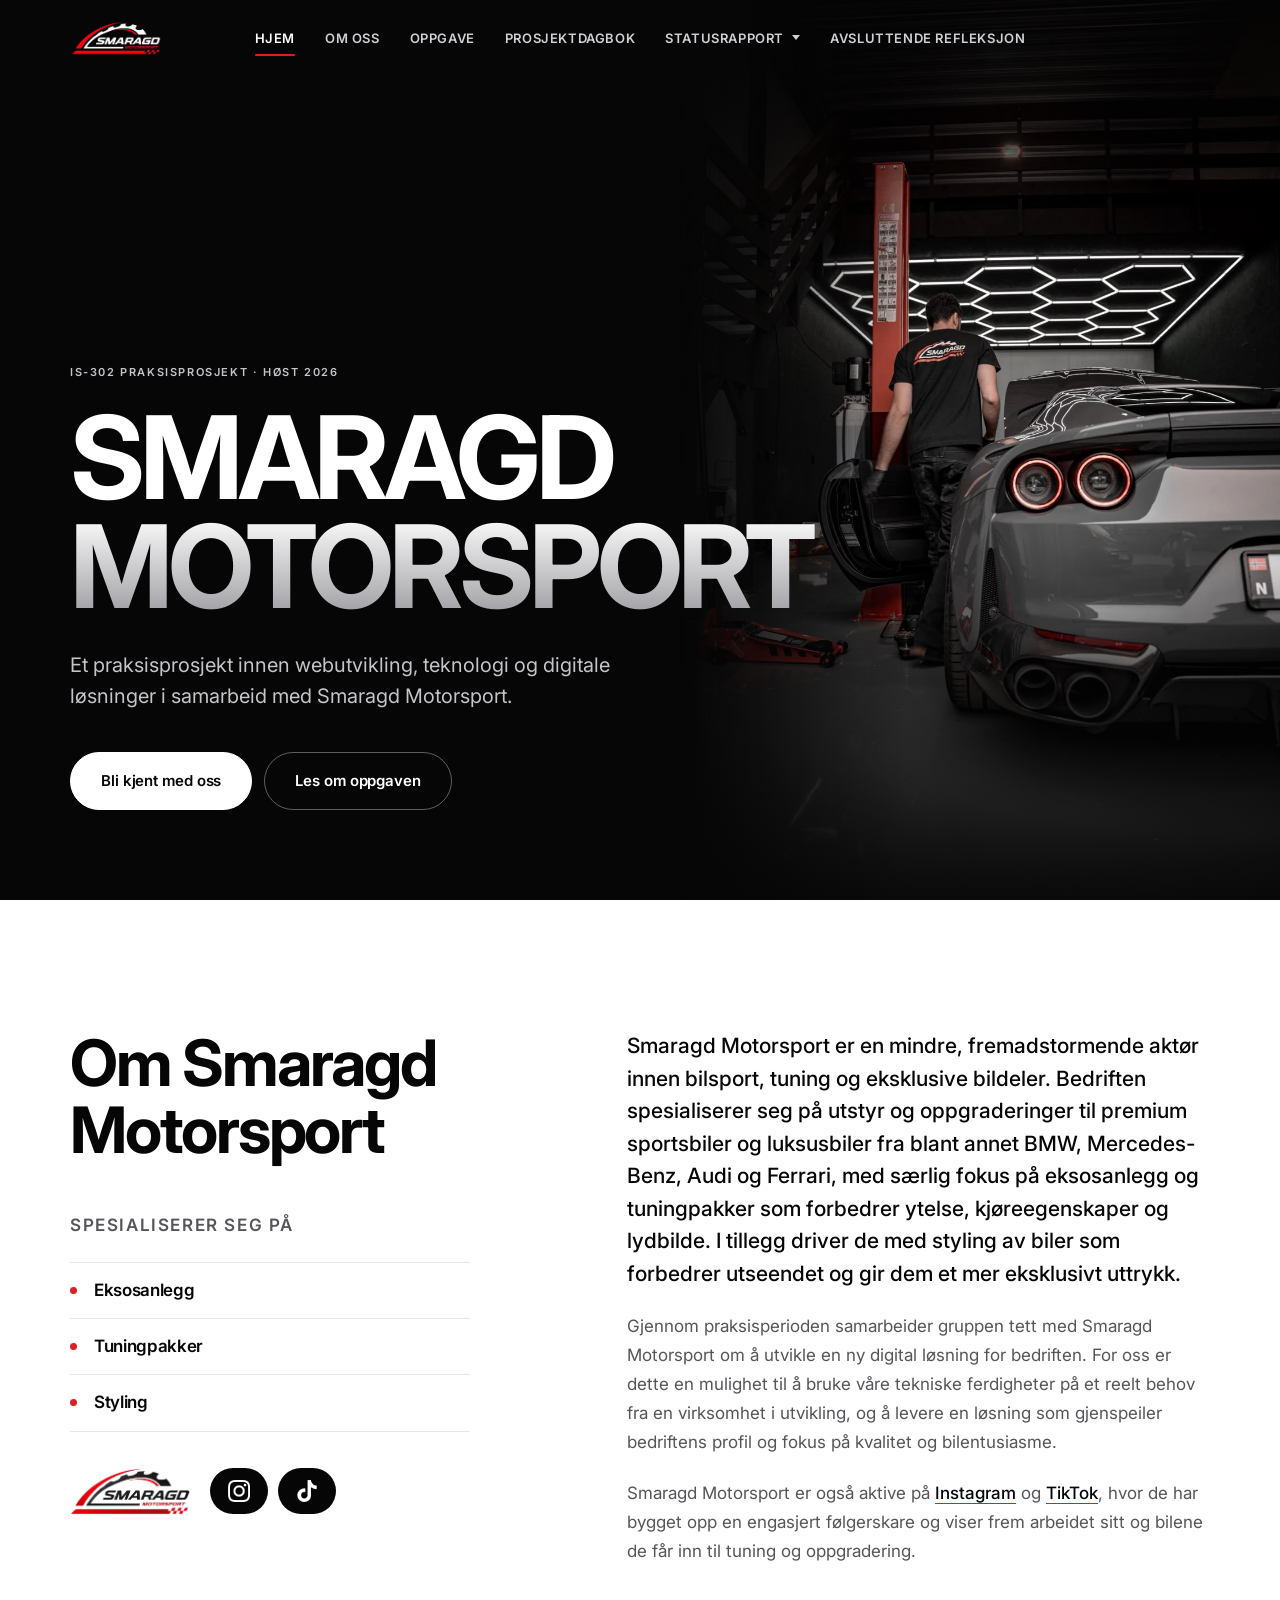
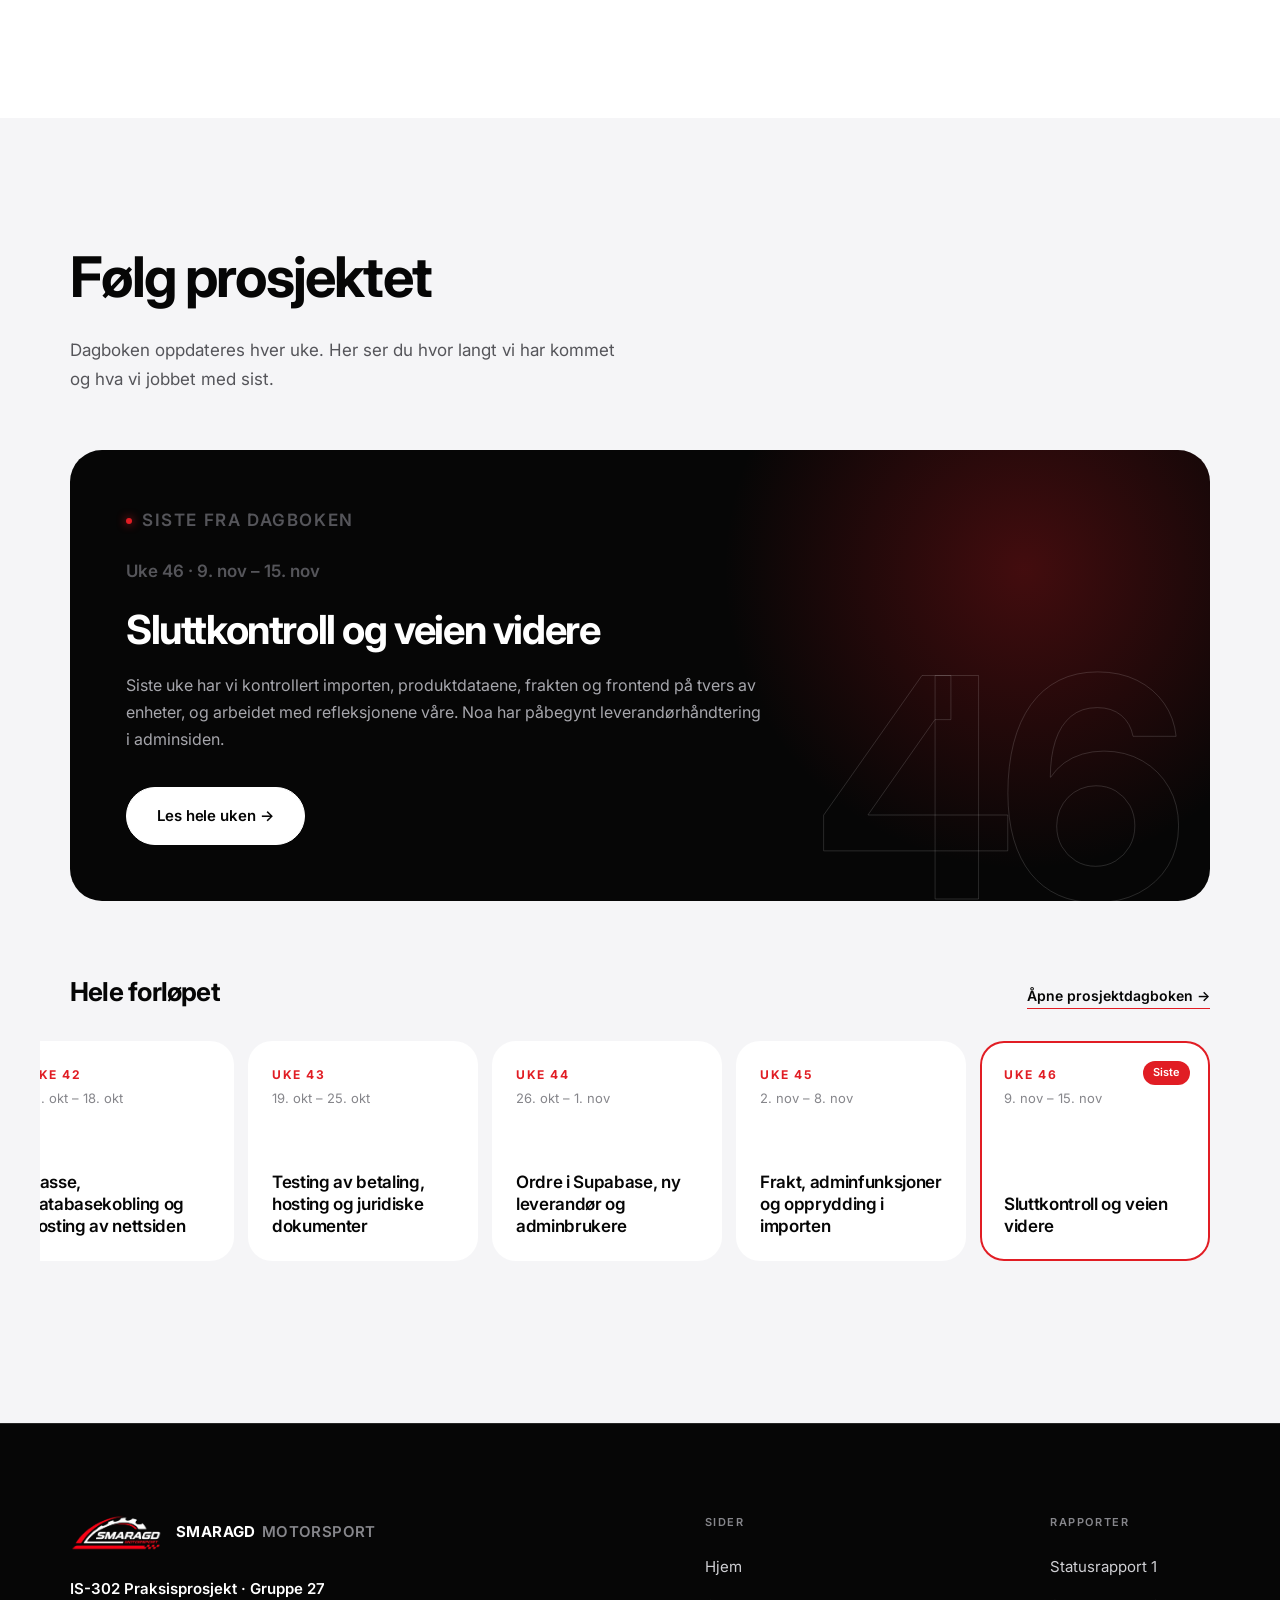
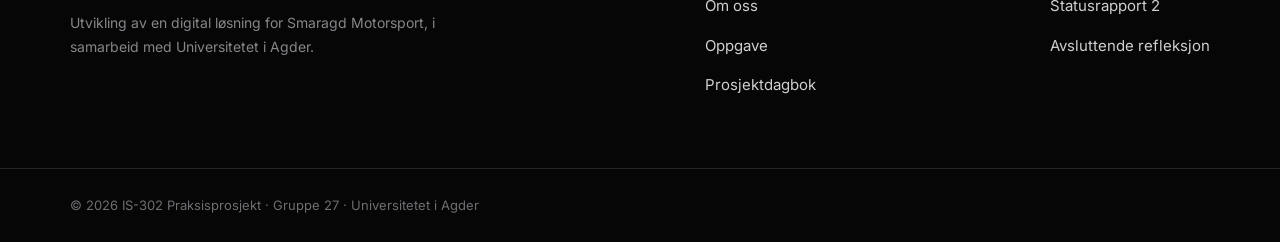
<file: index.html>
<!DOCTYPE html>
<html lang="no">
<head>
    <meta charset="UTF-8">
    <meta name="viewport" content="width=device-width, initial-scale=1.0">

    <title>Smaragd Motorsport | Praksisprosjekt</title>

    <link rel="icon" type="image/png" href="./images/favicon.png">

    <link rel="stylesheet" href="./style/stil.css">
    <script>if (!window.matchMedia("(prefers-reduced-motion: reduce)").matches && "IntersectionObserver" in window) document.documentElement.classList.add("anim");</script>
</head>

<body>

    <!-- Hovedinnhold -->
    <main>

        <!-- Forside -->
        <section class="hero">

            <div class="hero-innhold">

                <p class="overtekst">
                    IS-302 PRAKSISPROSJEKT · HØST 2026
                </p>

                <h1>
                    SMARAGD <span>MOTORSPORT</span>
                </h1>

                <p class="hero-tekst">
                    Et praksisprosjekt innen webutvikling, teknologi og digitale løsninger i samarbeid med Smaragd Motorsport.
                </p>

                <div class="hero-knapper">

                    <a href="./html/om-oss.html" class="hovedknapp">
                        Bli kjent med oss
                    </a>

                    <a href="./html/oppgavebeskrivelse.html" class="hovedknapp">
                        Les om oppgaven
                    </a>

                </div>

            </div>

        </section>


        <!-- Om prosjektet -->
        <section class="introduksjon">

            <div class="innhold introduksjon-innhold">

                <div class="introduksjon-overskrift">

                    <h2>
                        Om Smaragd Motorsport
                    </h2>

                    <div class="smaragd-fakta">

                        <p class="smaragd-fakta-tittel">Spesialiserer seg på</p>

                        <ul class="smaragd-liste">
                            <li>Eksosanlegg</li>
                            <li>Tuningpakker</li>
                            <li>Styling</li>
                        </ul>

                        <div class="smaragd-sosiale">
                            <img class="smaragd-logo" src="./images/logo-svart.png" alt="Smaragd Motorsport logo">
                            <a href="https://www.instagram.com/smaragd.motorsport/" target="_blank" rel="noopener" aria-label="Smaragd Motorsport på Instagram">
                                <img src="images/ikoner/instagram.png" alt="" width="22" height="22">
                            </a>
                            <a href="https://www.tiktok.com/@smaragd.motorsport1" target="_blank" rel="noopener" aria-label="Smaragd Motorsport på TikTok">
                                <img src="images/ikoner/tiktok.png" alt="" width="22" height="22">
                            </a>
                        </div>

                    </div>

                </div>

                <div class="introduksjon-tekst">

                    <p>
                        Smaragd Motorsport er en mindre, fremadstormende aktør innen bilsport, tuning og eksklusive bildeler. Bedriften spesialiserer seg på utstyr og oppgraderinger til premium sportsbiler og luksusbiler fra blant annet BMW, Mercedes-Benz, Audi og Ferrari, med særlig fokus på eksosanlegg og tuningpakker som forbedrer ytelse, kjøreegenskaper og lydbilde. I tillegg driver de med styling av biler som forbedrer utseendet og gir dem et mer eksklusivt uttrykk.
                    </p>

                    <p>
                        Gjennom praksisperioden samarbeider gruppen tett med Smaragd Motorsport om å utvikle en ny digital løsning for bedriften. For oss er dette en mulighet til å bruke våre tekniske ferdigheter på et reelt behov fra en virksomhet i utvikling, og å levere en løsning som gjenspeiler bedriftens profil og fokus på kvalitet og bilentusiasme.
                    </p>

                    <p>
                        Smaragd Motorsport er også aktive på
                        <a href="https://www.instagram.com/smaragd.motorsport/" target="_blank" rel="noopener">Instagram</a> og
                        <a href="https://www.tiktok.com/@smaragd.motorsport1" target="_blank" rel="noopener">TikTok</a>, hvor de har bygget opp en engasjert følgerskare og viser frem arbeidet sitt og bilene de får inn til tuning og oppgradering.
                    </p>

                </div>


            </div>

        </section>


        <!-- Følg prosjektet (bygges fra prosjektdagboken av JS/dagbok-oversikt.js) -->
        <section class="folg">

            <div class="innhold">

                <h2>
                    Følg prosjektet
                </h2>

                <p>
                    Dagboken oppdateres hver uke. Her ser du hvor langt vi har kommet og hva vi jobbet med sist.
                </p>

                <div class="folg-innhold" id="dagbok-oversikt">

                    <a href="./html/prosjektdagbok.html" class="hovedknapp folg-reserve">
                        Gå til prosjektdagboken
                    </a>

                </div>

            </div>

        </section>

    </main>

    <script src="./JS/komponenter.js"></script>
    <script src="./JS/dagbok-oversikt.js"></script>
    <script src="./JS/animasjoner.js"></script>

</body>
</html>
</file>
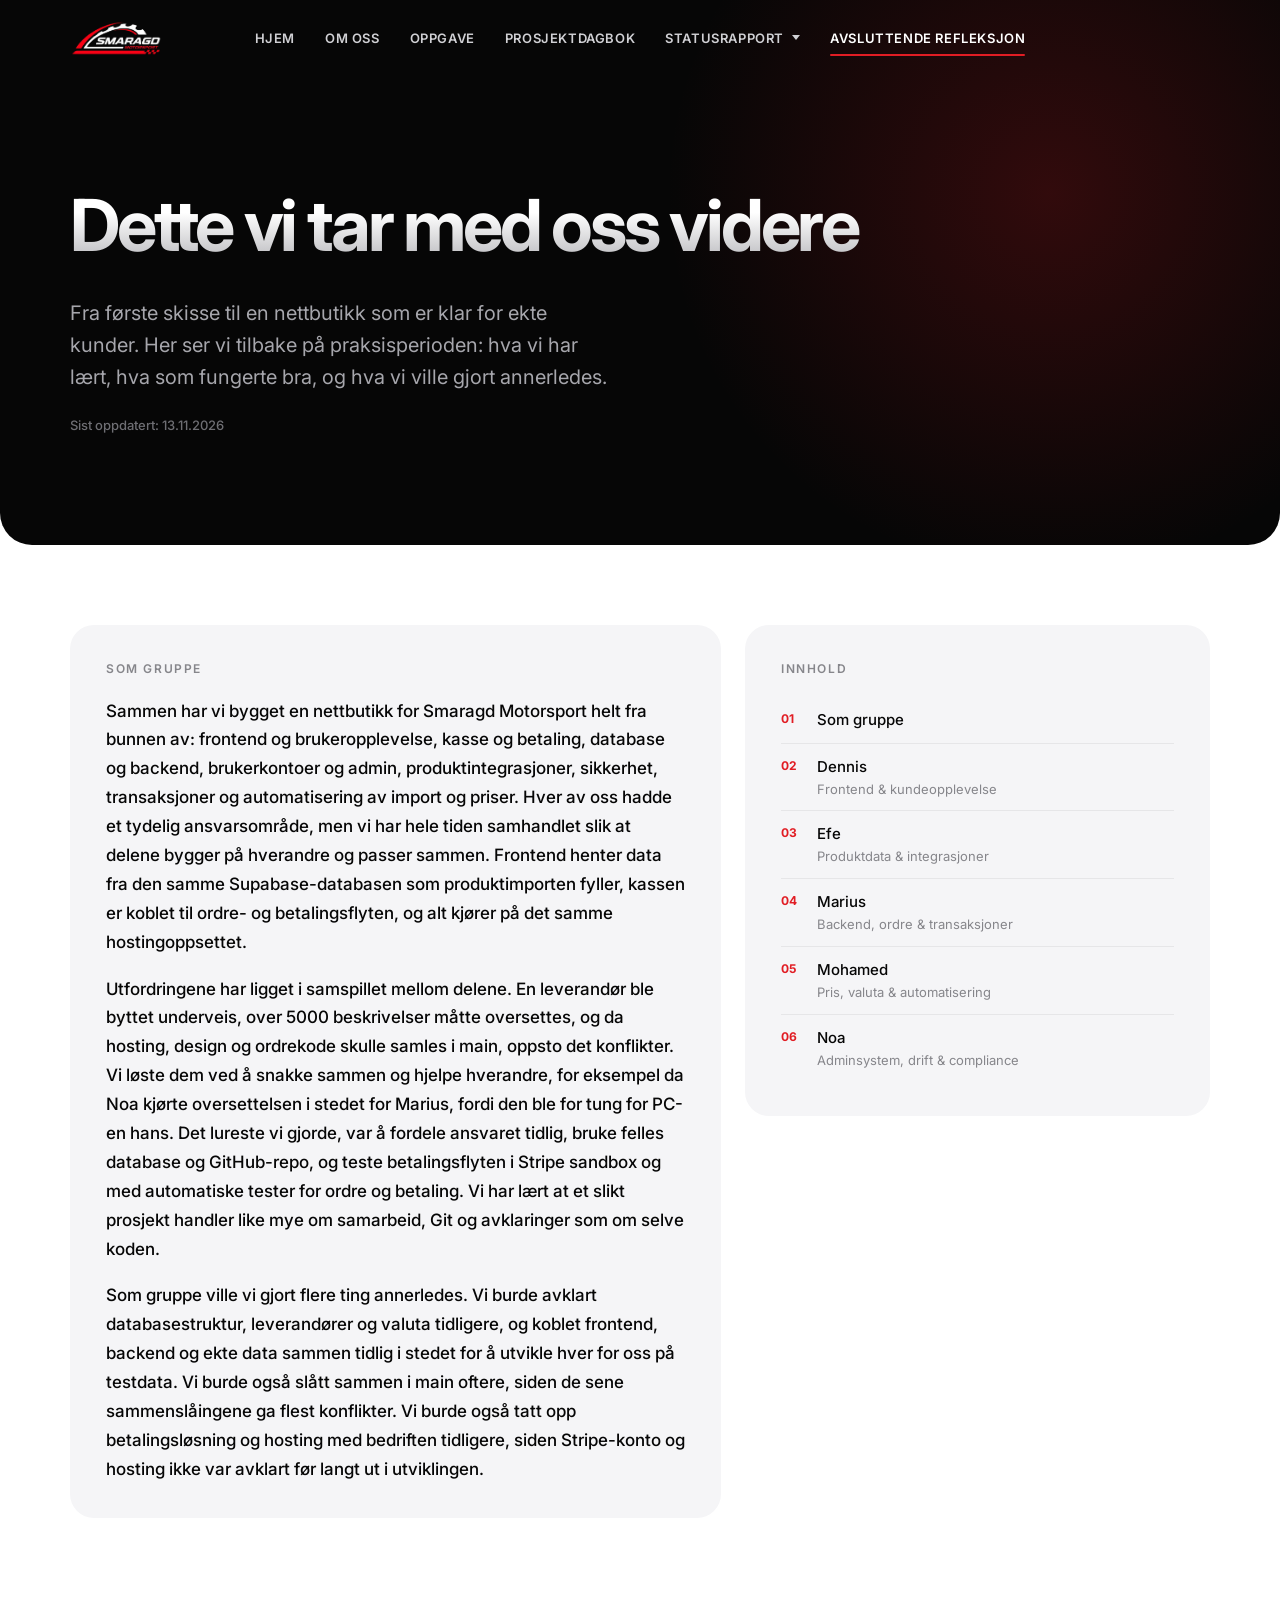
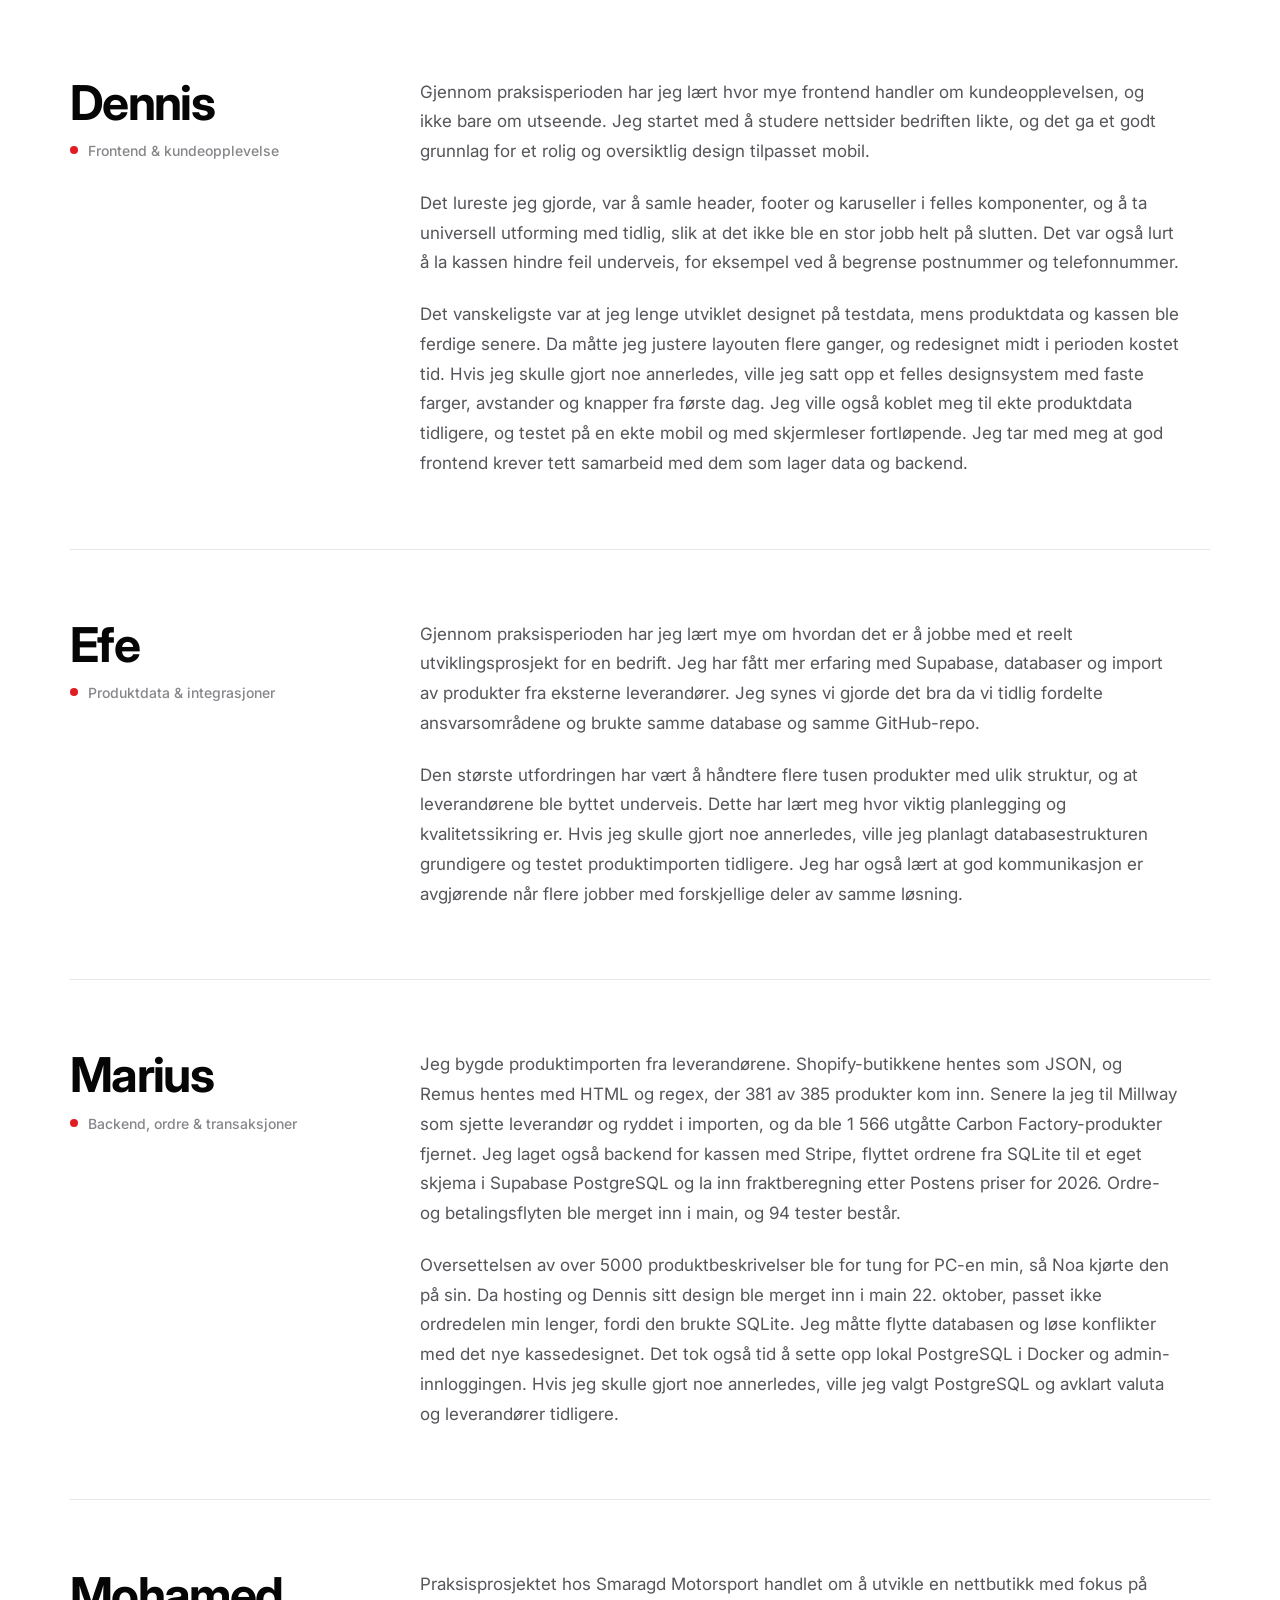
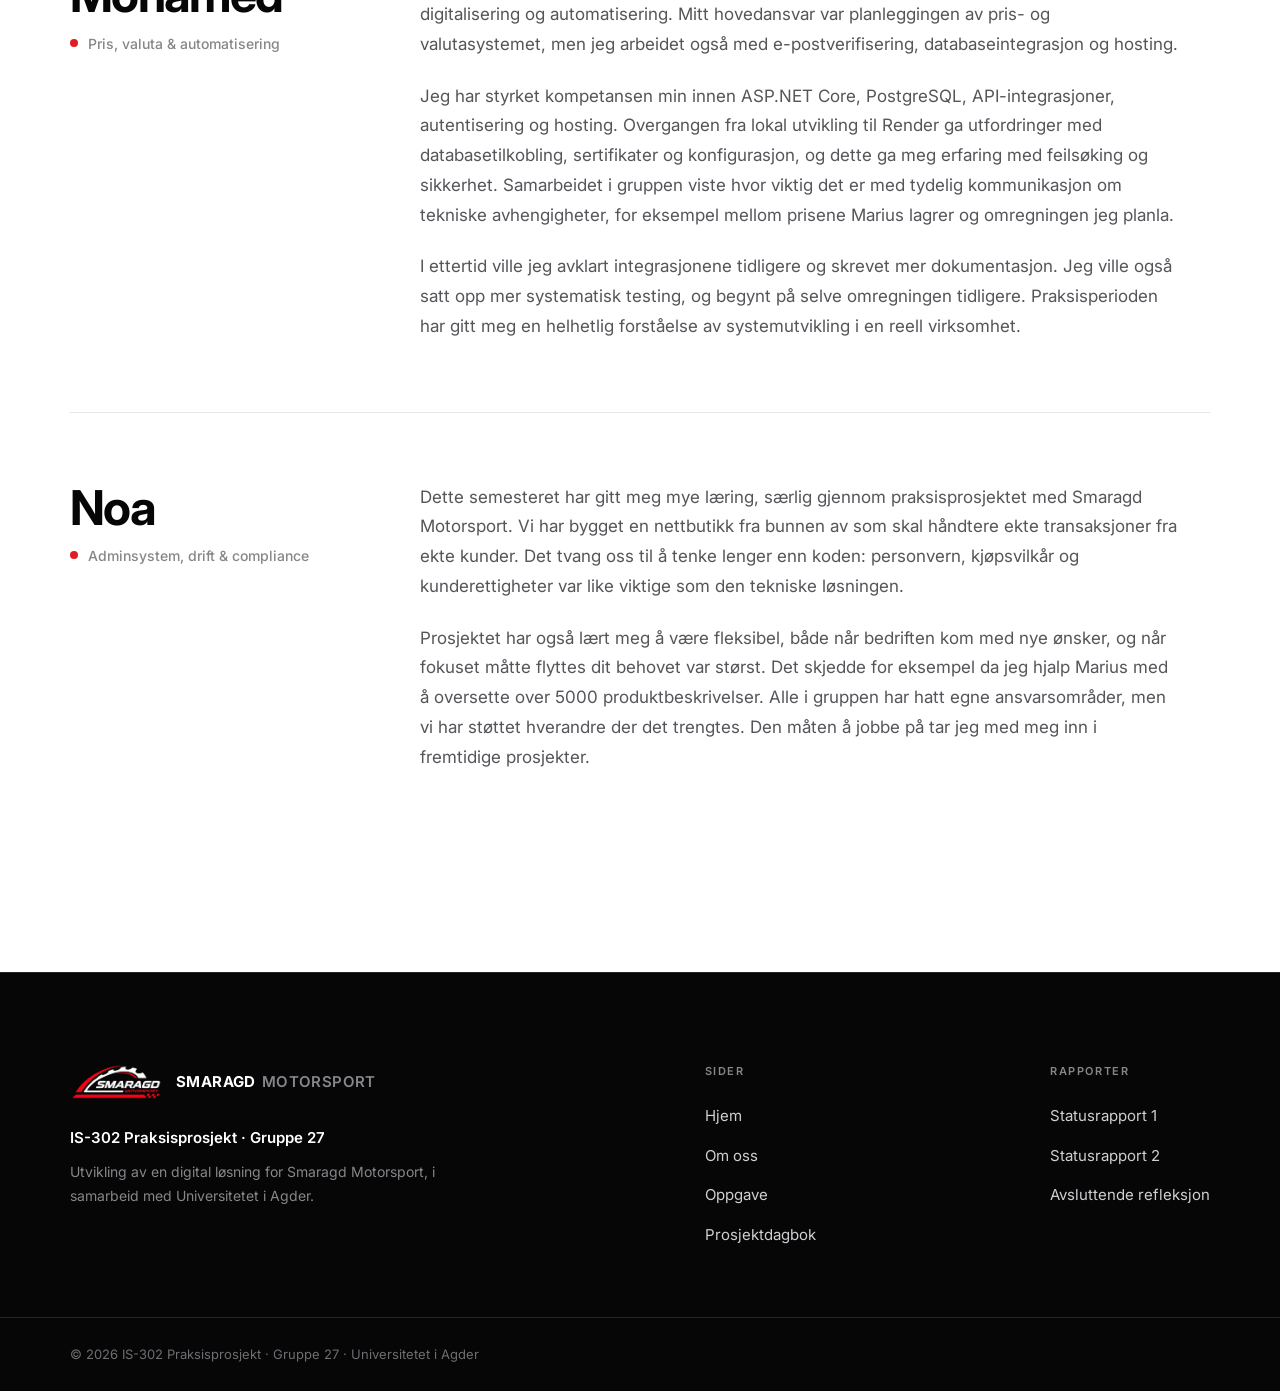
<file: html/avsluttende-refleksjon.html>
﻿<!DOCTYPE html>
<html lang="no">

<head>
    <meta charset="UTF-8">
    <meta name="viewport" content="width=device-width, initial-scale=1.0">

    <title>Avsluttende refleksjon | SMARAGD MOTORSPORT</title>

    <link rel="icon" type="image/png" href="../images/favicon.png">

    <link rel="stylesheet" href="../style/stil.css">
    <link rel="stylesheet" href="../style/status.css">
    <link rel="stylesheet" href="../style/avsluttende-refleksjon.css">
    <script>if (!window.matchMedia("(prefers-reduced-motion: reduce)").matches && "IntersectionObserver" in window) document.documentElement.classList.add("anim");</script>
</head>

<body>

    <!-- Introduksjon -->
    <section class="refleksjon-intro">

        <div>

            <h1>
                Dette vi tar med oss videre
            </h1>

            <p class="refleksjon-intro-tekst">
                Fra første skisse til en nettbutikk som er klar for ekte kunder. Her ser vi tilbake på praksisperioden: hva vi har lært, hva som fungerte bra, og hva vi ville gjort annerledes.
            </p>

            <p class="status-dato">
                Sist oppdatert: 13.11.2026
            </p>

        </div>

    </section>


    <main>

        <!-- Felles refleksjon og innhold -->
        <section class="status-oversikt">

            <div class="status-oversikt-innhold">

                <div class="status-oppsummering refleksjon-gruppe" id="felles">
                    <h2>Som gruppe</h2>
                    <p>
                        Sammen har vi bygget en nettbutikk for Smaragd Motorsport helt fra bunnen av: frontend og brukeropplevelse, kasse og betaling, database og backend, brukerkontoer og admin, produktintegrasjoner, sikkerhet, transaksjoner og automatisering av import og priser. Hver av oss hadde et tydelig ansvarsområde, men vi har hele tiden samhandlet slik at delene bygger på hverandre og passer sammen. Frontend henter data fra den samme Supabase-databasen som produktimporten fyller, kassen er koblet til ordre- og betalingsflyten, og alt kjører på det samme hostingoppsettet.
                    </p>
                    <p>
                        Utfordringene har ligget i samspillet mellom delene. En leverandør ble byttet underveis, over 5000 beskrivelser måtte oversettes, og da hosting, design og ordrekode skulle samles i main, oppsto det konflikter. Vi løste dem ved å snakke sammen og hjelpe hverandre, for eksempel da Noa kjørte oversettelsen i stedet for Marius, fordi den ble for tung for PC-en hans. Det lureste vi gjorde, var å fordele ansvaret tidlig, bruke felles database og GitHub-repo, og teste betalingsflyten i Stripe sandbox og med automatiske tester for ordre og betaling. Vi har lært at et slikt prosjekt handler like mye om samarbeid, Git og avklaringer som om selve koden.
                    </p>
                    <p>
                        Som gruppe ville vi gjort flere ting annerledes. Vi burde avklart databasestruktur, leverandører og valuta tidligere, og koblet frontend, backend og ekte data sammen tidlig i stedet for å utvikle hver for oss på testdata. Vi burde også slått sammen i main oftere, siden de sene sammenslåingene ga flest konflikter. Vi burde også tatt opp betalingsløsning og hosting med bedriften tidligere, siden Stripe-konto og hosting ikke var avklart før langt ut i utviklingen.
                    </p>
                </div>

                <nav class="status-toc" aria-label="Innhold">
                    <h2>Innhold</h2>
                    <ol>
                        <li><a href="#felles">Som gruppe</a></li>
                        <li><a href="#dennis"><span>Dennis<span class="toc-rolle">Frontend &amp; kundeopplevelse</span></span></a></li>
                        <li><a href="#efe"><span>Efe<span class="toc-rolle">Produktdata &amp; integrasjoner</span></span></a></li>
                        <li><a href="#marius"><span>Marius<span class="toc-rolle">Backend, ordre &amp; transaksjoner</span></span></a></li>
                        <li><a href="#mohamed"><span>Mohamed<span class="toc-rolle">Pris, valuta &amp; automatisering</span></span></a></li>
                        <li><a href="#noa"><span>Noa<span class="toc-rolle">Adminsystem, drift &amp; compliance</span></span></a></li>
                    </ol>
                </nav>

            </div>

        </section>


        <!-- Personlige refleksjoner -->
        <div class="refleksjon">

            <section class="refleksjon-del refleksjon-person" id="dennis">

                <div class="refleksjon-person-hode">
                    <h2>Dennis</h2>
                    <p>Frontend &amp; kundeopplevelse</p>
                </div>

                <div class="refleksjon-person-tekst">
                    <p>
                        Gjennom praksisperioden har jeg lært hvor mye frontend handler om kundeopplevelsen, og ikke bare om utseende. Jeg startet med å studere nettsider bedriften likte, og det ga et godt grunnlag for et rolig og oversiktlig design tilpasset mobil.
                    </p>
                    <p>
                        Det lureste jeg gjorde, var å samle header, footer og karuseller i felles komponenter, og å ta universell utforming med tidlig, slik at det ikke ble en stor jobb helt på slutten. Det var også lurt å la kassen hindre feil underveis, for eksempel ved å begrense postnummer og telefonnummer.
                    </p>
                    <p>
                        Det vanskeligste var at jeg lenge utviklet designet på testdata, mens produktdata og kassen ble ferdige senere. Da måtte jeg justere layouten flere ganger, og redesignet midt i perioden kostet tid. Hvis jeg skulle gjort noe annerledes, ville jeg satt opp et felles designsystem med faste farger, avstander og knapper fra første dag. Jeg ville også koblet meg til ekte produktdata tidligere, og testet på en ekte mobil og med skjermleser fortløpende. Jeg tar med meg at god frontend krever tett samarbeid med dem som lager data og backend.
                    </p>
                </div>

            </section>


            <section class="refleksjon-del refleksjon-person" id="efe">

                <div class="refleksjon-person-hode">
                    <h2>Efe</h2>
                    <p>Produktdata &amp; integrasjoner</p>
                </div>

                <div class="refleksjon-person-tekst">
                    <p>
                        Gjennom praksisperioden har jeg lært mye om hvordan det er å jobbe med et reelt utviklingsprosjekt for en bedrift. Jeg har fått mer erfaring med Supabase, databaser og import av produkter fra eksterne leverandører. Jeg synes vi gjorde det bra da vi tidlig fordelte ansvarsområdene og brukte samme database og samme GitHub-repo.
                    </p>
                    <p>
                        Den største utfordringen har vært å håndtere flere tusen produkter med ulik struktur, og at leverandørene ble byttet underveis. Dette har lært meg hvor viktig planlegging og kvalitetssikring er. Hvis jeg skulle gjort noe annerledes, ville jeg planlagt databasestrukturen grundigere og testet produktimporten tidligere. Jeg har også lært at god kommunikasjon er avgjørende når flere jobber med forskjellige deler av samme løsning.
                    </p>
                </div>

            </section>


            <section class="refleksjon-del refleksjon-person" id="marius">

                <div class="refleksjon-person-hode">
                    <h2>Marius</h2>
                    <p>Backend, ordre &amp; transaksjoner</p>
                </div>

                <div class="refleksjon-person-tekst">
                    <p>
                        Jeg bygde produktimporten fra leverandørene. Shopify-butikkene hentes som JSON, og Remus hentes med HTML og regex, der 381 av 385 produkter kom inn. Senere la jeg til Millway som sjette leverandør og ryddet i importen, og da ble 1 566 utgåtte Carbon Factory-produkter fjernet. Jeg laget også backend for kassen med Stripe, flyttet ordrene fra SQLite til et eget skjema i Supabase PostgreSQL og la inn fraktberegning etter Postens priser for 2026. Ordre- og betalingsflyten ble merget inn i main, og 94 tester består.
                    </p>
                    <p>
                        Oversettelsen av over 5000 produktbeskrivelser ble for tung for PC-en min, så Noa kjørte den på sin. Da hosting og Dennis sitt design ble merget inn i main 22. oktober, passet ikke ordredelen min lenger, fordi den brukte SQLite. Jeg måtte flytte databasen og løse konflikter med det nye kassedesignet. Det tok også tid å sette opp lokal PostgreSQL i Docker og admin-innloggingen. Hvis jeg skulle gjort noe annerledes, ville jeg valgt PostgreSQL og avklart valuta og leverandører tidligere.
                    </p>
                </div>

            </section>


            <section class="refleksjon-del refleksjon-person" id="mohamed">

                <div class="refleksjon-person-hode">
                    <h2>Mohamed</h2>
                    <p>Pris, valuta &amp; automatisering</p>
                </div>

                <div class="refleksjon-person-tekst">
                    <p>
                        Praksisprosjektet hos Smaragd Motorsport handlet om å utvikle en nettbutikk med fokus på digitalisering og automatisering. Mitt hovedansvar var planleggingen av pris- og valutasystemet, men jeg arbeidet også med e-postverifisering, databaseintegrasjon og hosting.
                    </p>
                    <p>
                        Jeg har styrket kompetansen min innen ASP.NET Core, PostgreSQL, API-integrasjoner, autentisering og hosting. Overgangen fra lokal utvikling til Render ga utfordringer med databasetilkobling, sertifikater og konfigurasjon, og dette ga meg erfaring med feilsøking og sikkerhet. Samarbeidet i gruppen viste hvor viktig det er med tydelig kommunikasjon om tekniske avhengigheter, for eksempel mellom prisene Marius lagrer og omregningen jeg planla.
                    </p>
                    <p>
                        I ettertid ville jeg avklart integrasjonene tidligere og skrevet mer dokumentasjon. Jeg ville også satt opp mer systematisk testing, og begynt på selve omregningen tidligere. Praksisperioden har gitt meg en helhetlig forståelse av systemutvikling i en reell virksomhet.
                    </p>
                </div>

            </section>


            <section class="refleksjon-del refleksjon-person" id="noa">

                <div class="refleksjon-person-hode">
                    <h2>Noa</h2>
                    <p>Adminsystem, drift &amp; compliance</p>
                </div>

                <div class="refleksjon-person-tekst">
                    <p>
                        Dette semesteret har gitt meg mye læring, særlig gjennom praksisprosjektet med Smaragd Motorsport. Vi har bygget en nettbutikk fra bunnen av som skal håndtere ekte transaksjoner fra ekte kunder. Det tvang oss til å tenke lenger enn koden: personvern, kjøpsvilkår og kunderettigheter var like viktige som den tekniske løsningen.
                    </p>
                    <p>
                        Prosjektet har også lært meg å være fleksibel, både når bedriften kom med nye ønsker, og når fokuset måtte flyttes dit behovet var størst. Det skjedde for eksempel da jeg hjalp Marius med å oversette over 5000 produktbeskrivelser. Alle i gruppen har hatt egne ansvarsområder, men vi har støttet hverandre der det trengtes. Den måten å jobbe på tar jeg med meg inn i fremtidige prosjekter.
                    </p>
                </div>

            </section>

        </div>

    </main>

    <script src="../JS/komponenter.js"></script>

    <script src="../JS/animasjoner.js"></script>

</body>

</html>
</file>
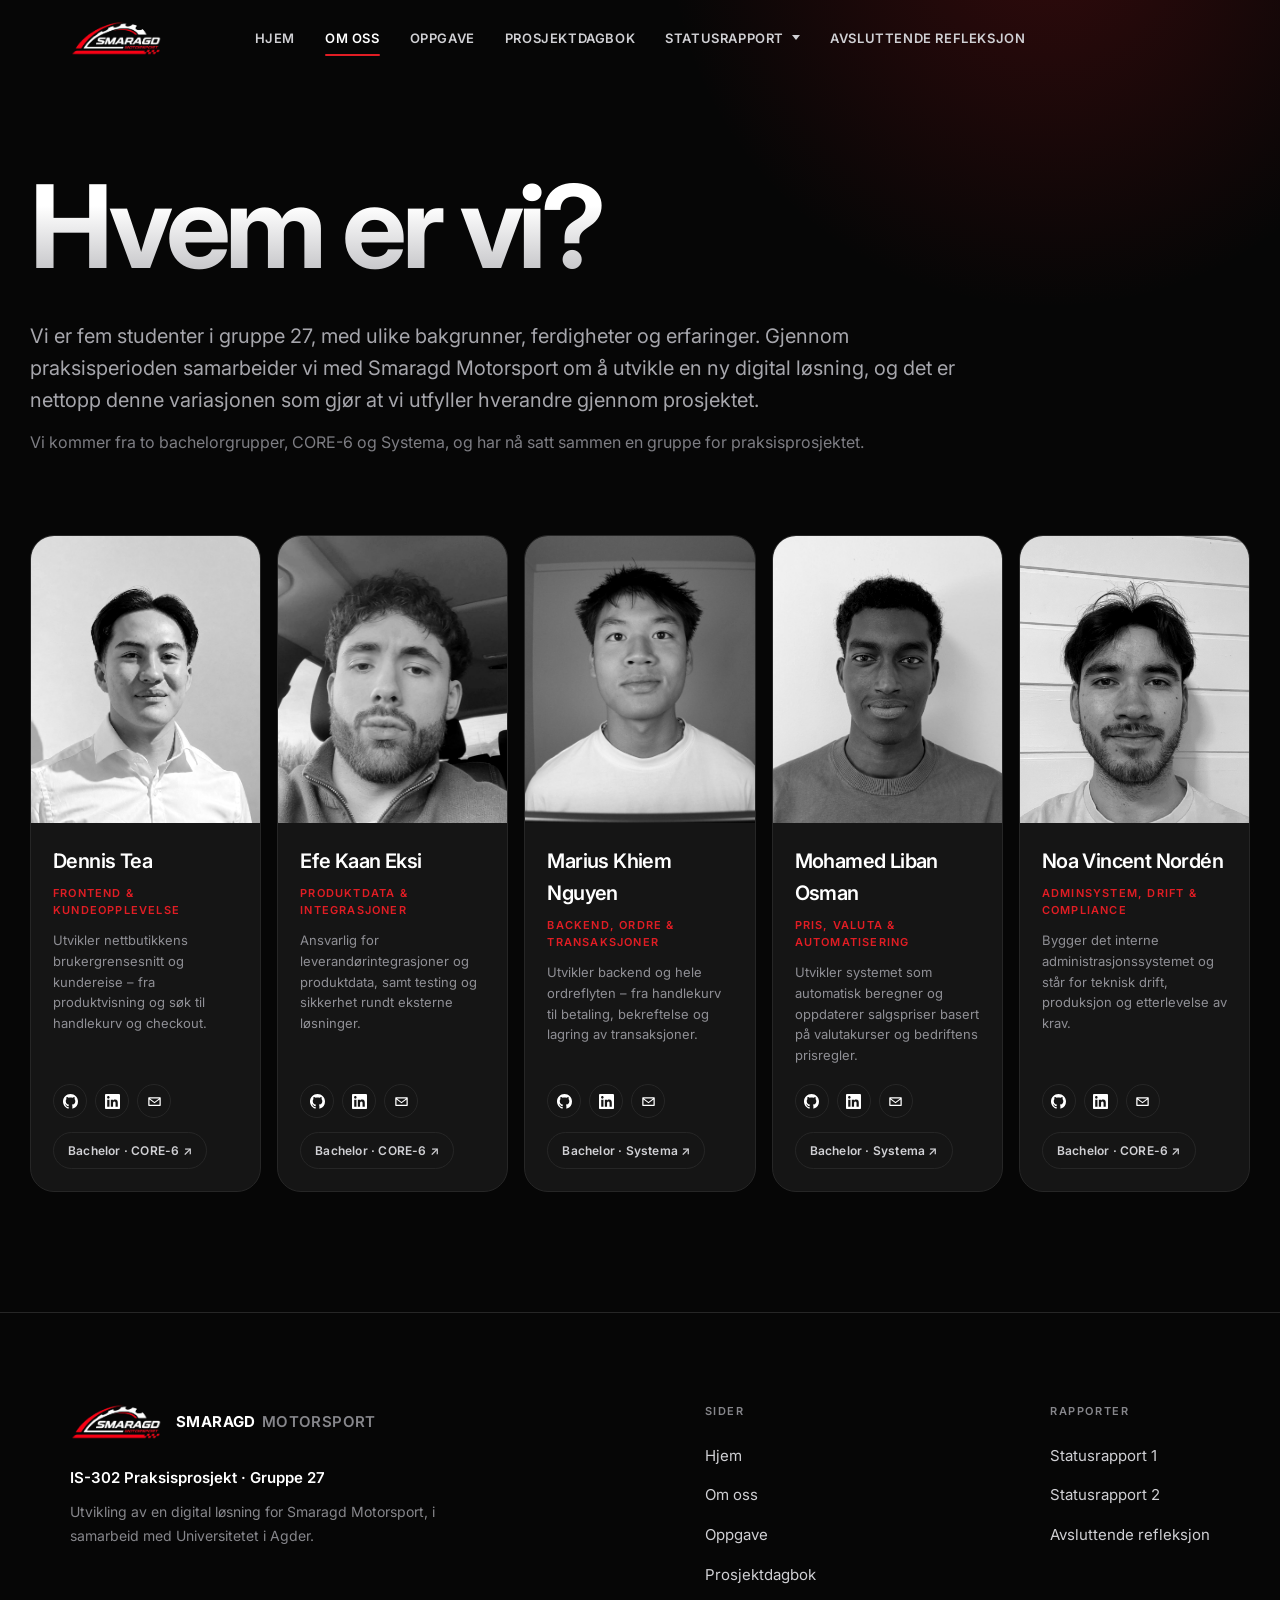
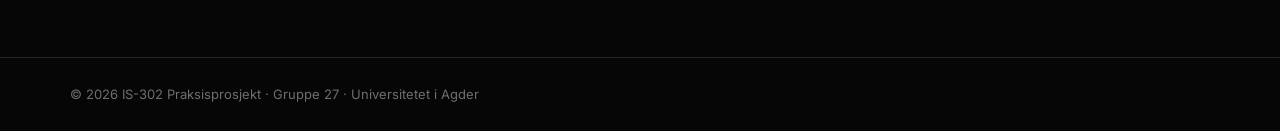
<file: html/om-oss.html>
<!DOCTYPE html>
<html lang="no">

<head>

    <meta charset="UTF-8">

    <meta name="viewport" content="width=device-width, initial-scale=1.0">

    <title>Om oss | SMARAGD MOTORSPORT</title>

    <link rel="icon" type="image/png" href="../images/favicon.png">

    <!-- Hovedstil -->
    <link rel="stylesheet" href="../style/stil.css">

    <!-- Stil for Om oss-siden -->
    <link rel="stylesheet" href="../style/om-oss.css">

    <script>if (!window.matchMedia("(prefers-reduced-motion: reduce)").matches && "IntersectionObserver" in window) document.documentElement.classList.add("anim");</script>
</head>


<body>

    <!-- HOVEDINNHOLD -->

    <main>


        <!-- Om oss + teamet -->

        <section class="om-oss-introduksjon">

            <div class="om-oss-innhold">


                <h1>
                    Hvem er vi?
                </h1>


                <p class="om-oss-introtekst">
                    Vi er fem studenter i gruppe 27, med ulike bakgrunner,
                    ferdigheter og erfaringer. Gjennom praksisperioden
                    samarbeider vi med Smaragd Motorsport om å utvikle en
                    ny digital løsning, og det er nettopp denne variasjonen
                    som gjør at vi utfyller hverandre gjennom prosjektet.
                </p>

                <p class="om-oss-introtekst om-oss-bachelor">
                    Vi kommer fra to bachelorgrupper, CORE-6 og Systema, og
                    har nå satt sammen en gruppe for praksisprosjektet.
                </p>


                <!-- PERSONKORT -->

                <div class="personer">


                    <!-- Dennis -->
                    <article class="personkort">

                        <div class="personbilde">

                            <img src="../images/team/dennis.jpg"
                                 alt="Bilde av Dennis">

                        </div>


                        <div class="personinformasjon">

                            <h3>
                                Dennis Tea
                            </h3>

                            <p class="personrolle">
                                Frontend &amp; kundeopplevelse
                            </p>

                            <p>
                                Utvikler nettbutikkens brukergrensesnitt
                                og kundereise – fra produktvisning og
                                søk til handlekurv og checkout.
                            </p>

                            <div class="personlenker">
                                <a href="https://github.com/dennistae" target="_blank" rel="noopener" aria-label="GitHub">
                                    <svg viewBox="0 0 24 24" aria-hidden="true"><path d="M12 0C5.37 0 0 5.37 0 12c0 5.31 3.435 9.795 8.205 11.385.6.105.825-.255.825-.57 0-.285-.015-1.23-.015-2.235-3.015.555-3.795-.735-4.035-1.41-.135-.345-.72-1.41-1.23-1.695-.42-.225-1.02-.78-.015-.795.945-.015 1.62.87 1.845 1.23 1.08 1.815 2.805 1.305 3.495.99.105-.78.42-1.305.765-1.605-2.67-.3-5.46-1.335-5.46-5.925 0-1.305.465-2.385 1.23-3.225-.12-.3-.54-1.53.12-3.18 0 0 1.005-.315 3.3 1.23.96-.27 1.98-.405 3-.405s2.04.135 3 .405c2.295-1.56 3.3-1.23 3.3-1.23.66 1.65.24 2.88.12 3.18.765.84 1.23 1.905 1.23 3.225 0 4.605-2.805 5.625-5.475 5.925.435.375.81 1.095.81 2.22 0 1.605-.015 2.895-.015 3.3 0 .315.225.69.825.57A12.02 12.02 0 0024 12c0-6.63-5.37-12-12-12z"/></svg>
                                </a>
                                <a href="https://www.linkedin.com/in/dennistea/" target="_blank" rel="noopener" aria-label="LinkedIn">
                                    <svg viewBox="0 0 24 24" aria-hidden="true"><path d="M20.447 20.452h-3.554v-5.569c0-1.328-.027-3.037-1.852-3.037-1.853 0-2.136 1.445-2.136 2.939v5.667H9.351V9h3.414v1.561h.046c.477-.9 1.637-1.85 3.37-1.85 3.601 0 4.267 2.37 4.267 5.455v6.286zM5.337 7.433c-1.144 0-2.063-.926-2.063-2.065 0-1.138.92-2.063 2.063-2.063 1.14 0 2.064.925 2.064 2.063 0 1.139-.925 2.065-2.064 2.065zm1.782 13.019H3.555V9h3.564v11.452zM22.225 0H1.771C.792 0 0 .774 0 1.729v20.542C0 23.227.792 24 1.771 24h20.451C23.2 24 24 23.227 24 22.271V1.729C24 .774 23.2 0 22.222 0h.003z"/></svg>
                                </a>
                                <a href="mailto:denniste@uia.no" aria-label="E-post: denniste@uia.no" title="denniste@uia.no">
                                    <svg viewBox="0 0 24 24" aria-hidden="true"><path d="M3 5h18a1 1 0 0 1 1 1v12a1 1 0 0 1-1 1H3a1 1 0 0 1-1-1V6a1 1 0 0 1 1-1zm1.6 2L12 12.6 19.4 7H4.6zM4 8.9V17h16V8.9l-8 6-8-6z"/></svg>
                                </a>
                            </div>

                            <a class="persongruppe" href="https://noanor.github.io" target="_blank" rel="noopener">
                                Bachelor · CORE-6 ↗
                            </a>

                        </div>

                    </article>



                    <!-- Efe -->
                    <article class="personkort">

                        <div class="personbilde">

                            <img src="../images/team/kaan.jpg"
                                 alt="Bilde av Kaan">

                        </div>


                        <div class="personinformasjon">

                            <h3>
                                Efe Kaan Eksi
                            </h3>

                            <p class="personrolle">
                                Produktdata &amp; integrasjoner
                            </p>

                            <p>
                                Ansvarlig for leverandørintegrasjoner og
                                produktdata, samt testing og sikkerhet
                                rundt eksterne løsninger.
                            </p>

                            <div class="personlenker">
                                <a href="https://github.com/efekaaneksi" target="_blank" rel="noopener" aria-label="GitHub">
                                    <svg viewBox="0 0 24 24" aria-hidden="true"><path d="M12 0C5.37 0 0 5.37 0 12c0 5.31 3.435 9.795 8.205 11.385.6.105.825-.255.825-.57 0-.285-.015-1.23-.015-2.235-3.015.555-3.795-.735-4.035-1.41-.135-.345-.72-1.41-1.23-1.695-.42-.225-1.02-.78-.015-.795.945-.015 1.62.87 1.845 1.23 1.08 1.815 2.805 1.305 3.495.99.105-.78.42-1.305.765-1.605-2.67-.3-5.46-1.335-5.46-5.925 0-1.305.465-2.385 1.23-3.225-.12-.3-.54-1.53.12-3.18 0 0 1.005-.315 3.3 1.23.96-.27 1.98-.405 3-.405s2.04.135 3 .405c2.295-1.56 3.3-1.23 3.3-1.23.66 1.65.24 2.88.12 3.18.765.84 1.23 1.905 1.23 3.225 0 4.605-2.805 5.625-5.475 5.925.435.375.81 1.095.81 2.22 0 1.605-.015 2.895-.015 3.3 0 .315.225.69.825.57A12.02 12.02 0 0024 12c0-6.63-5.37-12-12-12z"/></svg>
                                </a>
                                <a href="https://www.linkedin.com/in/efekaan-eksi-2b0a5239a/" target="_blank" rel="noopener" aria-label="LinkedIn">
                                    <svg viewBox="0 0 24 24" aria-hidden="true"><path d="M20.447 20.452h-3.554v-5.569c0-1.328-.027-3.037-1.852-3.037-1.853 0-2.136 1.445-2.136 2.939v5.667H9.351V9h3.414v1.561h.046c.477-.9 1.637-1.85 3.37-1.85 3.601 0 4.267 2.37 4.267 5.455v6.286zM5.337 7.433c-1.144 0-2.063-.926-2.063-2.065 0-1.138.92-2.063 2.063-2.063 1.14 0 2.064.925 2.064 2.063 0 1.139-.925 2.065-2.064 2.065zm1.782 13.019H3.555V9h3.564v11.452zM22.225 0H1.771C.792 0 0 .774 0 1.729v20.542C0 23.227.792 24 1.771 24h20.451C23.2 24 24 23.227 24 22.271V1.729C24 .774 23.2 0 22.222 0h.003z"/></svg>
                                </a>
                                <a href="mailto:efeke@uia.no" aria-label="E-post: efeke@uia.no" title="efeke@uia.no">
                                    <svg viewBox="0 0 24 24" aria-hidden="true"><path d="M3 5h18a1 1 0 0 1 1 1v12a1 1 0 0 1-1 1H3a1 1 0 0 1-1-1V6a1 1 0 0 1 1-1zm1.6 2L12 12.6 19.4 7H4.6zM4 8.9V17h16V8.9l-8 6-8-6z"/></svg>
                                </a>
                            </div>

                            <a class="persongruppe" href="https://noanor.github.io" target="_blank" rel="noopener">
                                Bachelor · CORE-6 ↗
                            </a>

                        </div>

                    </article>



                    <!-- Marius -->
                    <article class="personkort">

                        <div class="personbilde">

                            <img src="../images/team/marius.jpg"
                                 alt="Bilde av Marius">

                        </div>


                        <div class="personinformasjon">

                            <h3>
                                Marius Khiem Nguyen
                            </h3>

                            <p class="personrolle">
                                Backend, ordre &amp; transaksjoner
                            </p>

                            <p>
                                Utvikler backend og hele ordreflyten
                                – fra handlekurv til betaling,
                                bekreftelse og lagring av transaksjoner.
                            </p>

                            <div class="personlenker">
                                <a href="https://github.com/MariusKhiem" target="_blank" rel="noopener" aria-label="GitHub">
                                    <svg viewBox="0 0 24 24" aria-hidden="true"><path d="M12 0C5.37 0 0 5.37 0 12c0 5.31 3.435 9.795 8.205 11.385.6.105.825-.255.825-.57 0-.285-.015-1.23-.015-2.235-3.015.555-3.795-.735-4.035-1.41-.135-.345-.72-1.41-1.23-1.695-.42-.225-1.02-.78-.015-.795.945-.015 1.62.87 1.845 1.23 1.08 1.815 2.805 1.305 3.495.99.105-.78.42-1.305.765-1.605-2.67-.3-5.46-1.335-5.46-5.925 0-1.305.465-2.385 1.23-3.225-.12-.3-.54-1.53.12-3.18 0 0 1.005-.315 3.3 1.23.96-.27 1.98-.405 3-.405s2.04.135 3 .405c2.295-1.56 3.3-1.23 3.3-1.23.66 1.65.24 2.88.12 3.18.765.84 1.23 1.905 1.23 3.225 0 4.605-2.805 5.625-5.475 5.925.435.375.81 1.095.81 2.22 0 1.605-.015 2.895-.015 3.3 0 .315.225.69.825.57A12.02 12.02 0 0024 12c0-6.63-5.37-12-12-12z"/></svg>
                                </a>
                                <a href="https://www.linkedin.com/in/marius-nguyen-189544313/" target="_blank" rel="noopener" aria-label="LinkedIn">
                                    <svg viewBox="0 0 24 24" aria-hidden="true"><path d="M20.447 20.452h-3.554v-5.569c0-1.328-.027-3.037-1.852-3.037-1.853 0-2.136 1.445-2.136 2.939v5.667H9.351V9h3.414v1.561h.046c.477-.9 1.637-1.85 3.37-1.85 3.601 0 4.267 2.37 4.267 5.455v6.286zM5.337 7.433c-1.144 0-2.063-.926-2.063-2.065 0-1.138.92-2.063 2.063-2.063 1.14 0 2.064.925 2.064 2.063 0 1.139-.925 2.065-2.064 2.065zm1.782 13.019H3.555V9h3.564v11.452zM22.225 0H1.771C.792 0 0 .774 0 1.729v20.542C0 23.227.792 24 1.771 24h20.451C23.2 24 24 23.227 24 22.271V1.729C24 .774 23.2 0 22.222 0h.003z"/></svg>
                                </a>
                                <a href="mailto:mariuskn@uia.no" aria-label="E-post: mariuskn@uia.no" title="mariuskn@uia.no">
                                    <svg viewBox="0 0 24 24" aria-hidden="true"><path d="M3 5h18a1 1 0 0 1 1 1v12a1 1 0 0 1-1 1H3a1 1 0 0 1-1-1V6a1 1 0 0 1 1-1zm1.6 2L12 12.6 19.4 7H4.6zM4 8.9V17h16V8.9l-8 6-8-6z"/></svg>
                                </a>
                            </div>

                            <a class="persongruppe" href="https://haakonhalvors1.github.io/Prosjektgjennomforing/index.html" target="_blank" rel="noopener">
                                Bachelor · Systema ↗
                            </a>

                        </div>

                    </article>



                    <!-- Mohamed -->
                    <article class="personkort">

                        <div class="personbilde">

                            <img src="../images/team/mohamed.jpg"
                                 alt="Bilde av Mohamed">

                        </div>


                        <div class="personinformasjon">

                            <h3>
                                Mohamed Liban Osman
                            </h3>

                            <p class="personrolle">
                                Pris, valuta &amp; automatisering
                            </p>

                            <p>
                                Utvikler systemet som automatisk beregner
                                og oppdaterer salgspriser basert på
                                valutakurser og bedriftens prisregler.
                            </p>

                            <div class="personlenker">
                                <a href="https://github.com/Mohamedlosman" target="_blank" rel="noopener" aria-label="GitHub">
                                    <svg viewBox="0 0 24 24" aria-hidden="true"><path d="M12 0C5.37 0 0 5.37 0 12c0 5.31 3.435 9.795 8.205 11.385.6.105.825-.255.825-.57 0-.285-.015-1.23-.015-2.235-3.015.555-3.795-.735-4.035-1.41-.135-.345-.72-1.41-1.23-1.695-.42-.225-1.02-.78-.015-.795.945-.015 1.62.87 1.845 1.23 1.08 1.815 2.805 1.305 3.495.99.105-.78.42-1.305.765-1.605-2.67-.3-5.46-1.335-5.46-5.925 0-1.305.465-2.385 1.23-3.225-.12-.3-.54-1.53.12-3.18 0 0 1.005-.315 3.3 1.23.96-.27 1.98-.405 3-.405s2.04.135 3 .405c2.295-1.56 3.3-1.23 3.3-1.23.66 1.65.24 2.88.12 3.18.765.84 1.23 1.905 1.23 3.225 0 4.605-2.805 5.625-5.475 5.925.435.375.81 1.095.81 2.22 0 1.605-.015 2.895-.015 3.3 0 .315.225.69.825.57A12.02 12.02 0 0024 12c0-6.63-5.37-12-12-12z"/></svg>
                                </a>
                                <a href="https://www.linkedin.com/in/mohamed-osman-375564428/" target="_blank" rel="noopener" aria-label="LinkedIn">
                                    <svg viewBox="0 0 24 24" aria-hidden="true"><path d="M20.447 20.452h-3.554v-5.569c0-1.328-.027-3.037-1.852-3.037-1.853 0-2.136 1.445-2.136 2.939v5.667H9.351V9h3.414v1.561h.046c.477-.9 1.637-1.85 3.37-1.85 3.601 0 4.267 2.37 4.267 5.455v6.286zM5.337 7.433c-1.144 0-2.063-.926-2.063-2.065 0-1.138.92-2.063 2.063-2.063 1.14 0 2.064.925 2.064 2.063 0 1.139-.925 2.065-2.064 2.065zm1.782 13.019H3.555V9h3.564v11.452zM22.225 0H1.771C.792 0 0 .774 0 1.729v20.542C0 23.227.792 24 1.771 24h20.451C23.2 24 24 23.227 24 22.271V1.729C24 .774 23.2 0 22.222 0h.003z"/></svg>
                                </a>
                                <a href="mailto:mohamedlo@uia.no" aria-label="E-post: mohamedlo@uia.no" title="mohamedlo@uia.no">
                                    <svg viewBox="0 0 24 24" aria-hidden="true"><path d="M3 5h18a1 1 0 0 1 1 1v12a1 1 0 0 1-1 1H3a1 1 0 0 1-1-1V6a1 1 0 0 1 1-1zm1.6 2L12 12.6 19.4 7H4.6zM4 8.9V17h16V8.9l-8 6-8-6z"/></svg>
                                </a>
                            </div>

                            <a class="persongruppe" href="https://haakonhalvors1.github.io/Prosjektgjennomforing/index.html" target="_blank" rel="noopener">
                                Bachelor · Systema ↗
                            </a>

                        </div>

                    </article>



                    <!-- Noa -->
                    <article class="personkort">

                        <div class="personbilde">

                            <img src="../images/team/noa.jpg"
                                 alt="Bilde av Noa">

                        </div>


                        <div class="personinformasjon">

                            <h3>
                                Noa Vincent Nordén
                            </h3>

                            <p class="personrolle">
                                Adminsystem, drift &amp; compliance
                            </p>

                            <p>
                                Bygger det interne administrasjonssystemet
                                og står for teknisk drift, produksjon
                                og etterlevelse av krav.
                            </p>

                            <div class="personlenker">
                                <a href="https://github.com/noanor" target="_blank" rel="noopener" aria-label="GitHub">
                                    <svg viewBox="0 0 24 24" aria-hidden="true"><path d="M12 0C5.37 0 0 5.37 0 12c0 5.31 3.435 9.795 8.205 11.385.6.105.825-.255.825-.57 0-.285-.015-1.23-.015-2.235-3.015.555-3.795-.735-4.035-1.41-.135-.345-.72-1.41-1.23-1.695-.42-.225-1.02-.78-.015-.795.945-.015 1.62.87 1.845 1.23 1.08 1.815 2.805 1.305 3.495.99.105-.78.42-1.305.765-1.605-2.67-.3-5.46-1.335-5.46-5.925 0-1.305.465-2.385 1.23-3.225-.12-.3-.54-1.53.12-3.18 0 0 1.005-.315 3.3 1.23.96-.27 1.98-.405 3-.405s2.04.135 3 .405c2.295-1.56 3.3-1.23 3.3-1.23.66 1.65.24 2.88.12 3.18.765.84 1.23 1.905 1.23 3.225 0 4.605-2.805 5.625-5.475 5.925.435.375.81 1.095.81 2.22 0 1.605-.015 2.895-.015 3.3 0 .315.225.69.825.57A12.02 12.02 0 0024 12c0-6.63-5.37-12-12-12z"/></svg>
                                </a>
                                <a href="https://www.linkedin.com/in/noa-nord%C3%A9n-097556333/" target="_blank" rel="noopener" aria-label="LinkedIn">
                                    <svg viewBox="0 0 24 24" aria-hidden="true"><path d="M20.447 20.452h-3.554v-5.569c0-1.328-.027-3.037-1.852-3.037-1.853 0-2.136 1.445-2.136 2.939v5.667H9.351V9h3.414v1.561h.046c.477-.9 1.637-1.85 3.37-1.85 3.601 0 4.267 2.37 4.267 5.455v6.286zM5.337 7.433c-1.144 0-2.063-.926-2.063-2.065 0-1.138.92-2.063 2.063-2.063 1.14 0 2.064.925 2.064 2.063 0 1.139-.925 2.065-2.064 2.065zm1.782 13.019H3.555V9h3.564v11.452zM22.225 0H1.771C.792 0 0 .774 0 1.729v20.542C0 23.227.792 24 1.771 24h20.451C23.2 24 24 23.227 24 22.271V1.729C24 .774 23.2 0 22.222 0h.003z"/></svg>
                                </a>
                                <a href="mailto:noa.vincent.norden@uia.no" aria-label="E-post: noa.vincent.norden@uia.no" title="noa.vincent.norden@uia.no">
                                    <svg viewBox="0 0 24 24" aria-hidden="true"><path d="M3 5h18a1 1 0 0 1 1 1v12a1 1 0 0 1-1 1H3a1 1 0 0 1-1-1V6a1 1 0 0 1 1-1zm1.6 2L12 12.6 19.4 7H4.6zM4 8.9V17h16V8.9l-8 6-8-6z"/></svg>
                                </a>
                            </div>

                            <a class="persongruppe" href="https://noanor.github.io" target="_blank" rel="noopener">
                                Bachelor · CORE-6 ↗
                            </a>

                        </div>

                    </article>


                </div>

            </div>

        </section>


    </main>

    <script src="../JS/komponenter.js"></script>

    <script src="../JS/animasjoner.js"></script>

</body>

</html>
</file>
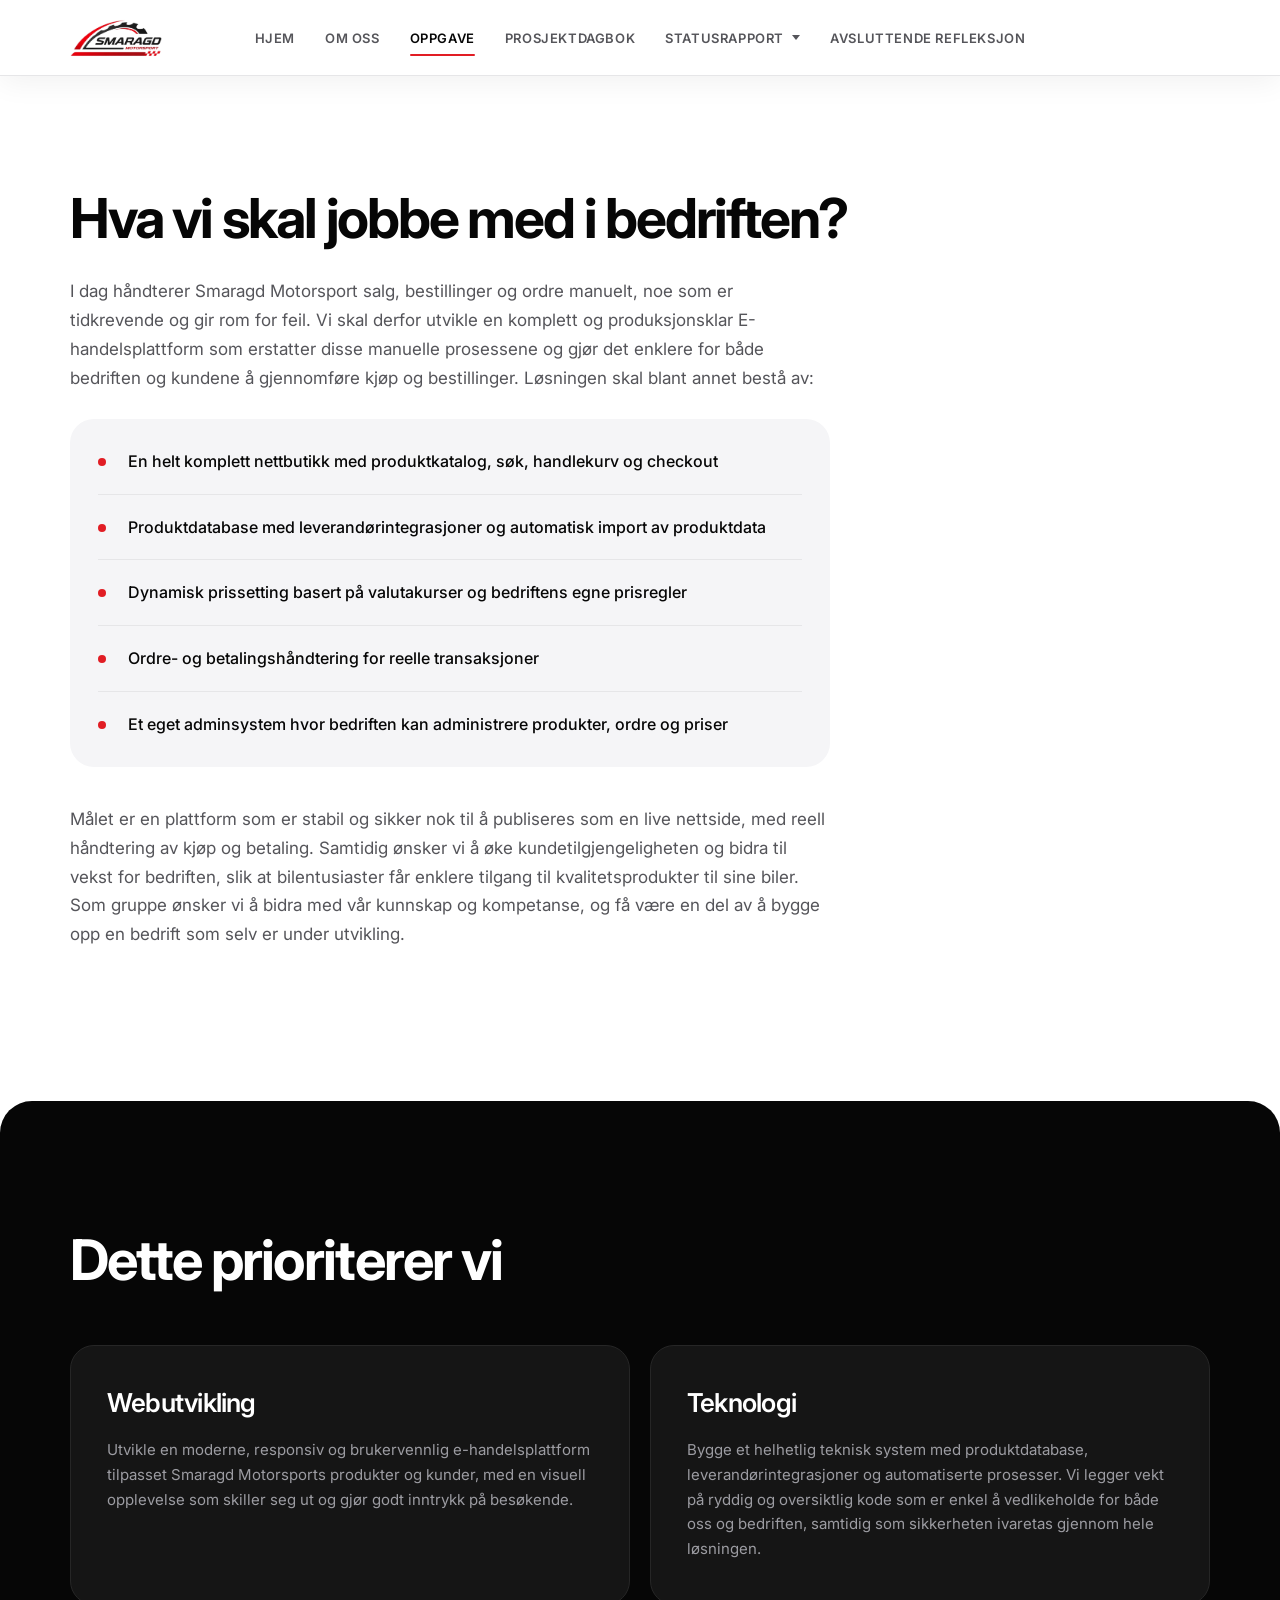
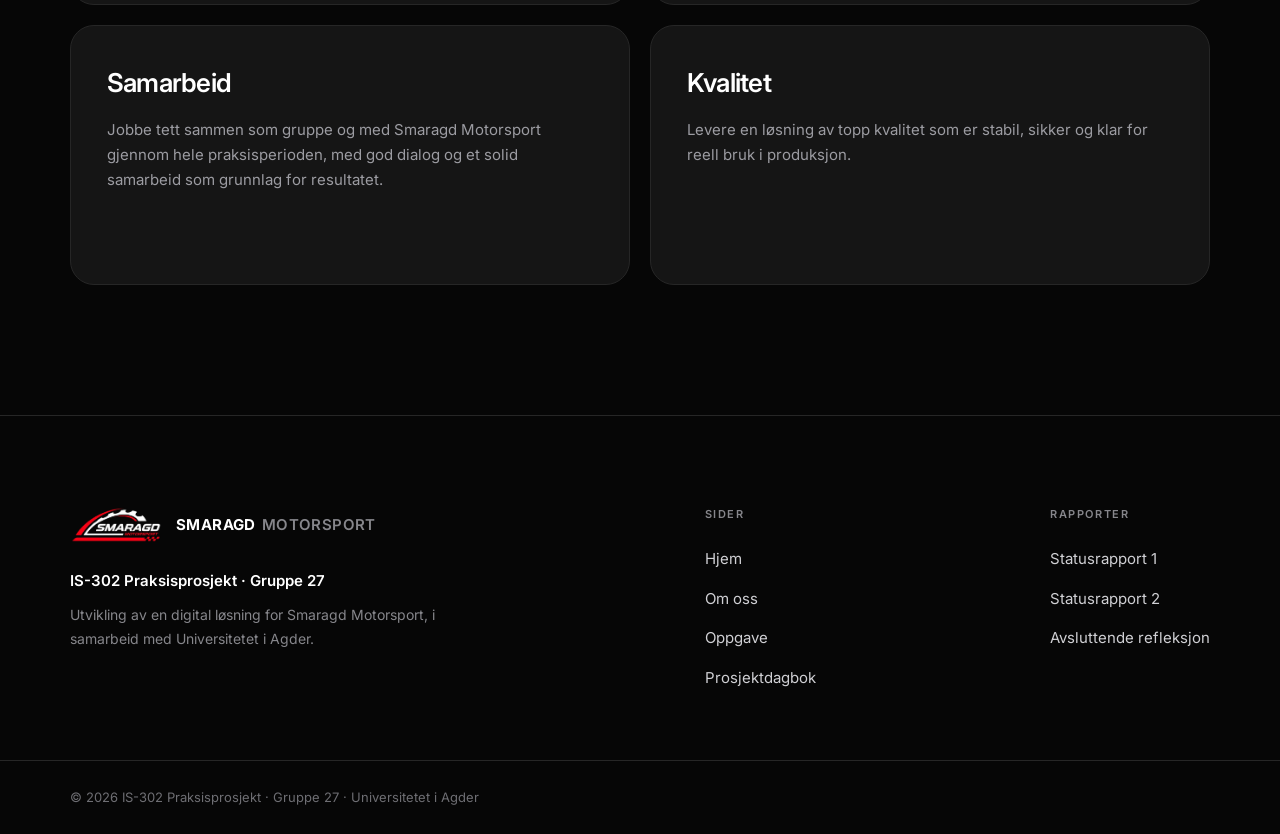
<file: html/oppgavebeskrivelse.html>
<!DOCTYPE html>
<html lang="no">
<head>
    <meta charset="UTF-8">
    <meta name="viewport" content="width=device-width, initial-scale=1.0">

    <title>Oppgavebeskrivelse | SMARAGD MOTORSPORT</title>

    <link rel="icon" type="image/png" href="../images/favicon.png">

    <link rel="stylesheet" href="../style/stil.css">
    <script>if (!window.matchMedia("(prefers-reduced-motion: reduce)").matches && "IntersectionObserver" in window) document.documentElement.classList.add("anim");</script>
</head>

<body>

    <!-- Hovedinnhold -->
    <main>

        <!-- Hva vi skal jobbe med -->
        <section class="oppdrag">

            <div class="innhold">

                <h1>
                    Hva vi skal jobbe med i bedriften?
                </h1>

                <p>
                    I dag håndterer Smaragd Motorsport salg, bestillinger og ordre
                    manuelt, noe som er tidkrevende og gir rom for feil. Vi skal derfor
                    utvikle en komplett og produksjonsklar E-handelsplattform som
                    erstatter disse manuelle prosessene og gjør det enklere for både
                    bedriften og kundene å gjennomføre kjøp og bestillinger. Løsningen
                    skal blant annet bestå av:
                </p>

                <ul class="oppdrag-liste">

                    <li>
                        En helt komplett nettbutikk med produktkatalog,
                        søk, handlekurv og checkout
                    </li>

                    <li>
                        Produktdatabase med leverandørintegrasjoner og
                        automatisk import av produktdata
                    </li>

                    <li>
                        Dynamisk prissetting basert på valutakurser og
                        bedriftens egne prisregler
                    </li>

                    <li>
                        Ordre- og betalingshåndtering for reelle
                        transaksjoner
                    </li>

                    <li>
                        Et eget adminsystem hvor bedriften kan administrere
                        produkter, ordre og priser
                    </li>

                </ul>

                <p>
                    Målet er en plattform som er stabil og sikker nok til å publiseres
                    som en live nettside, med reell håndtering av kjøp og betaling.
                    Samtidig ønsker vi å øke kundetilgjengeligheten og bidra til vekst
                    for bedriften, slik at bilentusiaster får enklere tilgang til
                    kvalitetsprodukter til sine biler. Som gruppe ønsker vi å bidra med
                    vår kunnskap og kompetanse, og få være en del av å bygge opp en
                    bedrift som selv er under utvikling.
                </p>

            </div>

        </section>


        <!-- Fokusområder -->
        <section class="fokus">

            <div class="innhold">

                <h2>
                    Dette prioriterer vi
                </h2>


                <div class="fokus-kort">

                    <div class="kort">
                        <h3>Webutvikling</h3>
                
                        <p>
                            Utvikle en moderne, responsiv og brukervennlig e-handelsplattform
                            tilpasset Smaragd Motorsports produkter og kunder, med en visuell
                            opplevelse som skiller seg ut og gjør godt inntrykk på besøkende.
                        </p>
                    </div>
                
                
                    <div class="kort">
                        <h3>Teknologi</h3>
                
                        <p>
                            Bygge et helhetlig teknisk system med produktdatabase,
                            leverandørintegrasjoner og automatiserte prosesser. Vi legger vekt
                            på ryddig og oversiktlig kode som er enkel å vedlikeholde for både
                            oss og bedriften, samtidig som sikkerheten ivaretas gjennom hele
                            løsningen.
                        </p>
                    </div>
                
                
                    <div class="kort">
                        <h3>Samarbeid</h3>
                
                        <p>
                            Jobbe tett sammen som gruppe og med Smaragd Motorsport gjennom
                            hele praksisperioden, med god dialog og et solid samarbeid som
                            grunnlag for resultatet.
                        </p>
                    </div>
                
                
                    <div class="kort">
                        <h3>Kvalitet</h3>
                
                        <p>
                            Levere en løsning av topp kvalitet som er stabil, sikker og klar
                            for reell bruk i produksjon.
                        </p>
                    </div>
                
                </div>
            </div>

        </section>

    <!-- Universell navbar og footer -->
    <script src="../JS/komponenter.js"></script>
    <script src="../JS/animasjoner.js"></script>

</body>

</html>
</file>
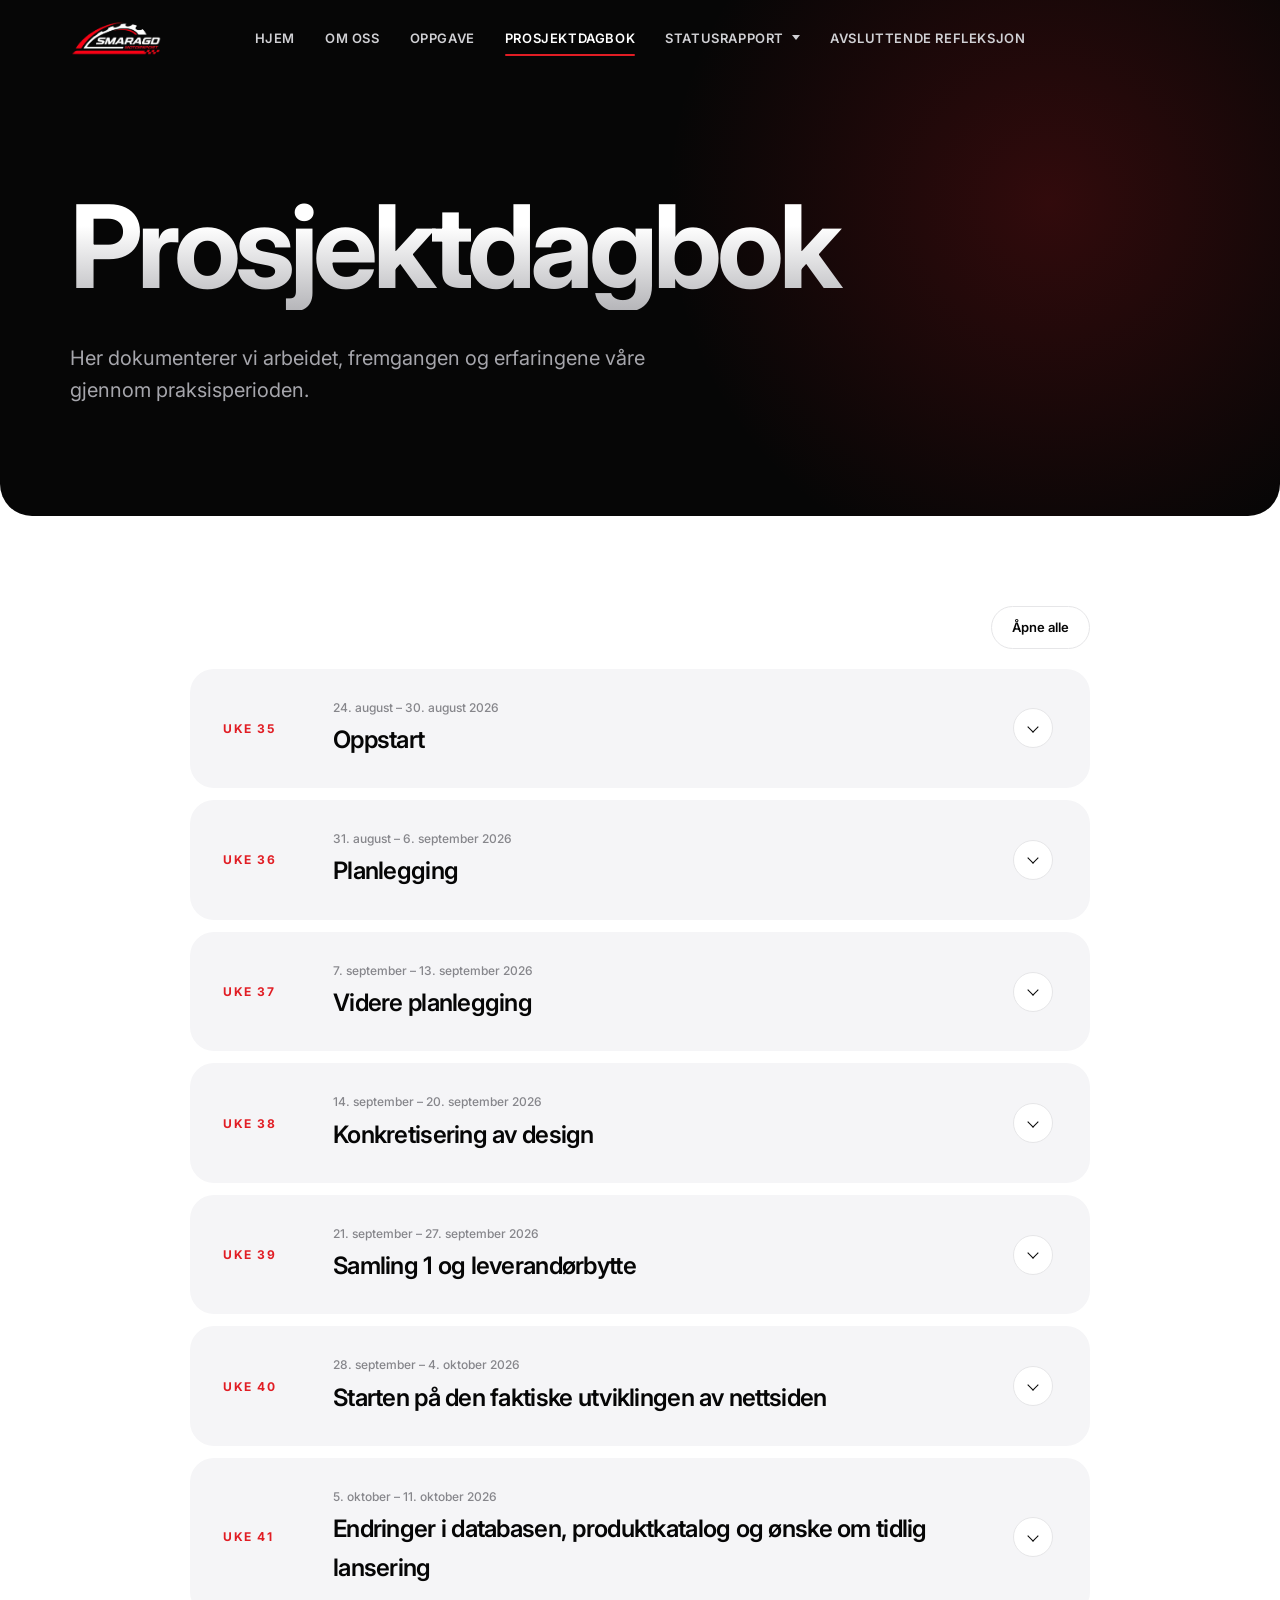
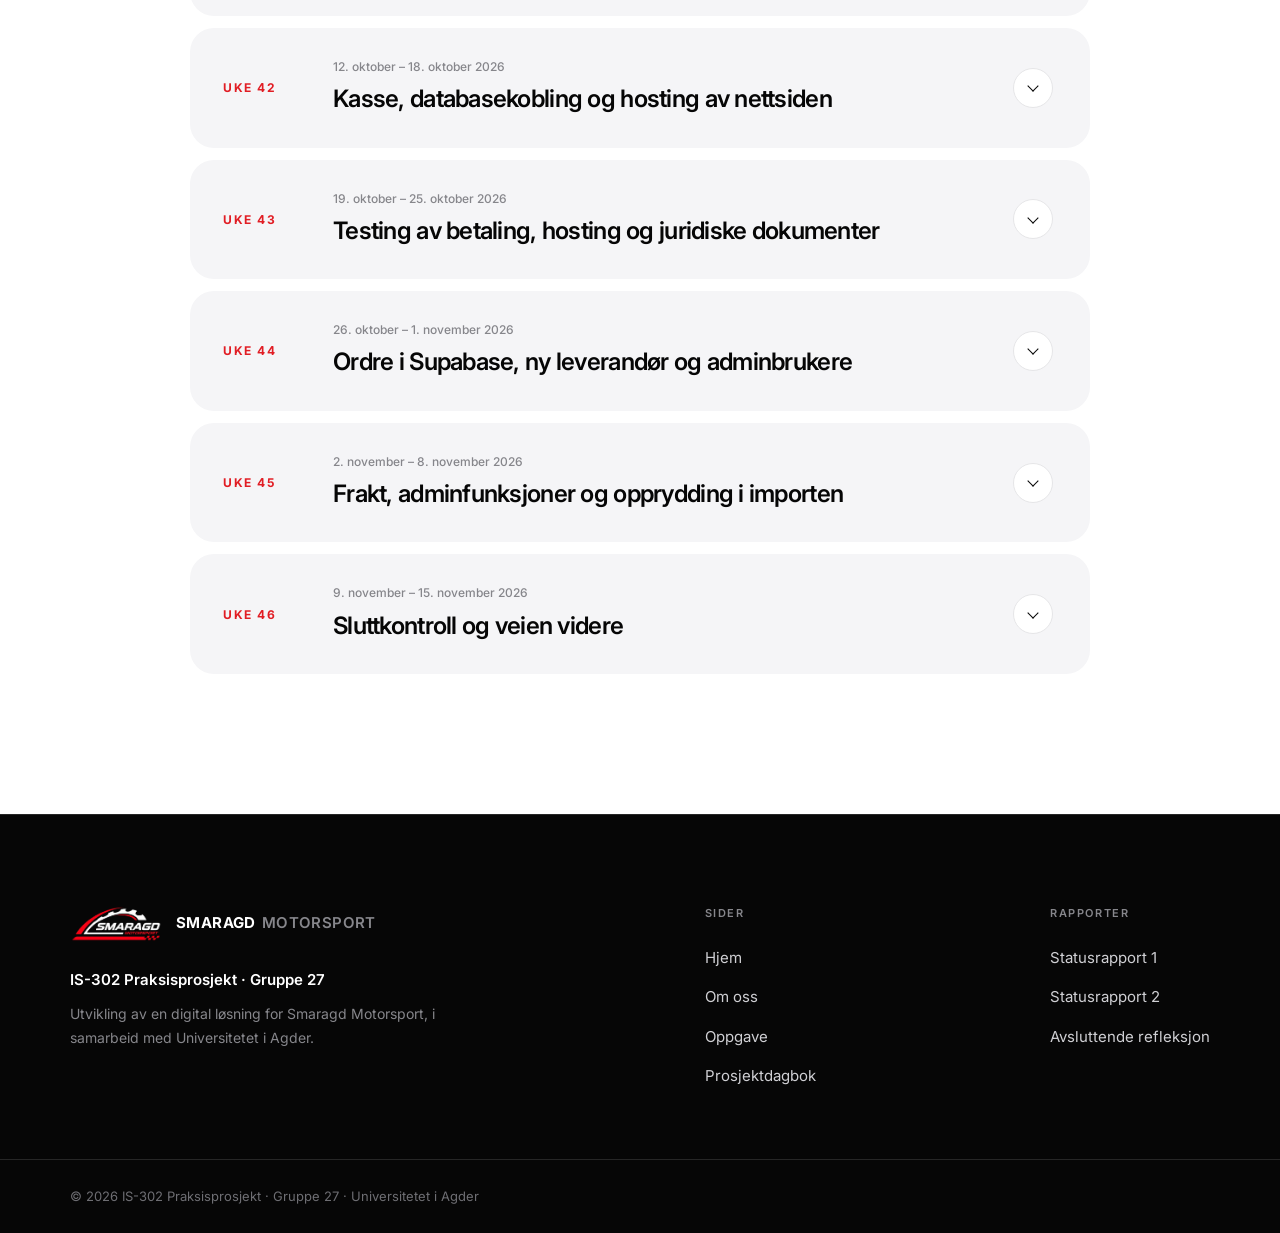
<file: html/prosjektdagbok.html>
﻿<!DOCTYPE html>
<html lang="no">

<head>
    <meta charset="UTF-8">
    <meta name="viewport" content="width=device-width, initial-scale=1.0">

    <title>Prosjektdagbok | SMARAGD MOTORSPORT</title>

    <link rel="icon" type="image/png" href="../images/favicon.png">

    <link rel="stylesheet" href="../style/stil.css">
    <link rel="stylesheet" href="../style/prosjektdagbok.css">
    <script>if (!window.matchMedia("(prefers-reduced-motion: reduce)").matches && "IntersectionObserver" in window) document.documentElement.classList.add("anim");</script>
</head>

<body>

    <!-- Introduksjon -->
    <section class="dagbok-introduksjon">

        <div class="dagbok-introduksjon-innhold">

            <h1>Prosjektdagbok</h1>

            <p>
                Her dokumenterer vi arbeidet, fremgangen og
                erfaringene våre gjennom praksisperioden.
            </p>

        </div>

    </section>


    <!-- Uker -->
    <main class="dagbok">

        <div class="dagbok-innhold">

            <div class="dagbok-verktoy">
                <button type="button" class="dagbok-toggle" id="dagbok-toggle">Åpne alle</button>
            </div>


            <!-- Uke 35 -->
            <details class="uke" id="uke-35">

                <summary>
                    <div class="uke-nummer">UKE 35</div>

                    <div class="uke-info">
                        <span>24. august – 30. august 2026</span>
                        <h2>Oppstart</h2>
                    </div>

                    <div class="uke-symbol"></div>
                </summary>

                <div class="uke-innhold">
                    <p>
                        Denne uken har vi etablert gruppen, opprettet en nettside for kommunikasjonen mellom gruppen og UiA, og blitt kjent med emnets mål, arbeidsoppgaver og forventninger. Vi har også fått godkjenning fra veileder og samarbeidspartner på prosjektbeskrivelsen, og kan dermed starte arbeidet med prosjektet.
                    </p>

                    <p>
                        Etter godkjenningen vi har fått, skal vi starte prosjektarbeidet for bedriften for fullt. I denne fasen vil hovedfokuset være på planlegging og kartlegging av hvordan vi skal løse bedrfitens oppdrag. Vi skal blant annet undersøke hvilke behov bedriften har, hvilke funksjoner og løsninger nettsiden bør inneholde, og hvordan vi best kan utforme og strukturere nettsiden. Vi skal også vurdere hvilke teknologier, verktøy og arbeidsmetoder som passer best for prosjektet, samt planlegge hvordan utviklingsarbeidet skal gjennomføres.


                    </p>

                    <p>
                        Når planleggingsfasen er ferdig og vi har en tydelig plan for hvordan nettsiden skal bygges, vil vi begynne på selve utviklingen av nettsiden. Da vil vi gå fra planlegging til implementering og gradvis utvikle og tilpasse løsningen basert på behovene og kravene som er kartlagt.
                    </p>
                </div>

            </details>


            <!-- 36 -->
            <details class="uke" id="uke-36">

                <summary>
                    <div class="uke-nummer">UKE 36</div>
            
                    <div class="uke-info">
                        <span>31. august – 6. september 2026</span>
                        <h2>Planlegging</h2>
                    </div>
            
                    <div class="uke-symbol"></div>
                </summary>

                <div class="uke-innhold">
                    <p>
                        Denne uken har vi fortsatt planleggingsarbeidet med prosjektet. Vi opprettet et GitHub-repo for nettsiden og delte tilgangen med resten av gruppen, slik at alle kan bidra til koden etter hvert som utviklingen starter. I tillegg har vi begynt å teste ut Supabase som database-løsning, noe vi har støtt på en del utfordringer med underveis og som vi jobber videre med å løse.
                    </p>

                    <p>
                        Vi har også tatt kontakt med Smaragd Motorsport og hatt dialog med bedriften for å kartlegge deres behov og ønsker for nettsiden. Gjennom denne dialogen fikk vi et bedre bilde av hva de ønsker at nettsiden skal inneholde, blant annet tanker rundt hvilke bilder, videoer og annet innhold som bør være med.
                    </p>

                    <p>
                        Kontakten med bedriften har foregått både gjennom fysiske og digitale møter, i tillegg til løpende kontakt via WhatsApp. Siden de holder til i Oslo, har mesteparten av kontakten vært digital, men de har vært veldig behjelpelige selv om møtene har foregått digitalt.
                    </p>

                    <p>
                        Videre har vi diskutert hvem vi egentlig designer nettsiden for, altså brukerne, og hvilke behov de har. Dette tar vi med oss videre i planleggingen av design og struktur, med spesielt fokus på universell utforming, slik at nettsiden blir tilgjengelig og brukervennlig for flest mulig.
                    </p>
                </div>

            </details>


            <!-- Uke 37 -->
            <details class="uke" id="uke-37">

                <summary>
                    <div class="uke-nummer">UKE 37</div>

                    <div class="uke-info">
                        <span>7. september – 13. september 2026</span>
                        <h2>Videre planlegging</h2>
                    </div>

                    <div class="uke-symbol"></div>
                </summary>

                <div class="uke-innhold">
                    <p>
                        Denne uken har vi bygget videre på arbeidet fra uken før. Vi har jobbet mer med Supabase-databasen og fått løst noen av utfordringene vi støtte på, men fortsatt er dette noe vi må teste og justere videre etter hvert som vi blir mer kjent med løsningen.
                    </p>

                    <p>
                        Vi har også fortsatt dialogen med Smaragd Motorsport, og brukt tilbakemeldingene og ønskene deres til å begynne å skissere hvordan sidestrukturen og innholdet på nettsiden bør se ut. I tillegg har vi jobbet videre med å definere hvem brukerne av nettsiden er, og hvilke krav dette stiller til design og universell utforming.
                    </p>

                    <p>
                        Videre skal vi fortsette å bygge på dette planleggingsarbeidet, og begynne å konkretisere design og løsninger basert på det vi har kartlagt så langt.
                    </p>
                </div>

            </details>


            <!-- Uke 38 -->
            <details class="uke" id="uke-38">

                <summary>
                    <div class="uke-nummer">UKE 38</div>

                    <div class="uke-info">
                        <span>14. september – 20. september 2026</span>
                        <h2>Konkretisering av design</h2>
                    </div>

                    <div class="uke-symbol"></div>
                </summary>

                <div class="uke-innhold">
                    <p>
                        Denne uken bygger vi videre på arbeidet fra de foregående ukene. Vi fortsetter å teste og justere Supabase-databasen, og får etter hvert bedre oversikt over hvordan den bør settes opp for å dekke behovene til nettsiden.
                    </p>

                    <p>
                        Basert på dialogen med Smaragd Motorsport og kartleggingen av brukerne, har vi begynt å konkretisere hvordan design og struktur på nettsiden bør se ut, med universell utforming som et gjennomgående hensyn.
                    </p>

                    <p>
                        I tillegg har vi oppdatert Statusrapport 1, laget en video og skrevet innholdet som hører til rapporten.
                    </p>

                    <p>
                        Resten av uken, og videre fremover, skal vi fortsette å bygge på dette grunnlaget før vi går videre inn i selve utviklingen av nettsiden.
                    </p>
                </div>

            </details>


            <!-- Uke 39 -->
            <details class="uke" id="uke-39">

                <summary>
                    <div class="uke-nummer">UKE 39</div>

                    <div class="uke-info">
                        <span>21. september – 27. september 2026</span>
                        <h2>Samling 1 og leverandørbytte</h2>
                    </div>

                    <div class="uke-symbol"></div>
                </summary>

                <div class="uke-innhold">
                    <p>
                        Denne uken hadde vi Samling 1 den 25.09.26, der vi presenterte Statusrapport 1 foran flere andre prosjektgrupper. Det var nyttig å få vist frem hva vi har gjort så langt, og å høre hvordan andre grupper jobber med sine prosjekter. Vi fikk tilbakemeldinger og innspill som vi tar med oss videre i arbeidet med design og struktur på nettsiden.
                    </p>

                    <p>
                        Vi har også fått beskjed fra Smaragd Motorsport om at leverandørene har endret seg. Vi har fortsatt fem leverandører, men én av dem er byttet ut med en ny. Dette betyr at vi må gjøre endringer i databasen vår. Vi har ikke gjennomført endringene enda, men planlegger fortsatt hvordan vi skal gjøre det på best mulig måte, slik at databasestrukturen og dataene som allerede ligger inne, fortsatt henger sammen.
                    </p>

                    <p>
                        Parallelt med dette jobber vi videre med å finne en løsning for å importere dataene som mangler i databasen. Vi har så langt ikke landet på en endelig løsning, men vurderer ulike fremgangsmåter og tester dem ut etter hvert som vi blir mer kjent med Supabase.
                    </p>
                </div>

            </details>


            <!-- Uke 40 -->
            <details class="uke" id="uke-40">

                <summary>
                    <div class="uke-nummer">UKE 40</div>

                    <div class="uke-info">
                        <span>28. september – 4. oktober 2026</span>
                        <h2>Starten på den faktiske utviklingen av nettsiden</h2>
                    </div>

                    <div class="uke-symbol"></div>
                </summary>

                <div class="uke-innhold">

                    <div class="person">
                        <h3>Dennis <span class="person-rolle">– Frontend &amp; kundeopplevelse</span></h3>
                        <p>
                            Jeg har gått fra planleggingsfasen til å starte på selve utviklingen av nettsiden. Smaragd Motorsport har sendt oss eksempler på nettsider de liker, og jeg har sett nærmere på disse for å finne ut hva som fungerer godt, og hva vi bør unngå. Blant annet har jeg lagt merke til uoversiktlige oppsett og løsninger som er lite praktiske å bruke på mobil. Dette er noe vi skal unngå under utviklingen av nettsiden. Med utgangspunkt i dette har vi bestemt at nettsiden skal inneholde: forside, produktkatalog, produktside, oversikt over bil og motorsykkelmerker, om oss og kontakt.
                        </p>
                        <p>
                            Jeg har startet med å bygge opp strukturen på sidene, med forside, header og footer som de første felles elementene, deretter Merker-siden, Kontakt-siden og Om oss-siden. På dette stadiet har jeg valgt å prioritere oppbyggingen fremfor universell utforming, brukervennlighet og mindre detaljer. Dette er fortsatt viktige områder, men fokuset de neste ukene er å få de grunnleggende funksjonene og elementene på plass. Når strukturen er ferdig, kan vi bruke mer tid på å forbedre detaljene. Videre skal vi etablere en gjennomgående visuell stil som passer til logoen og uttrykket til Smaragd Motorsport.
                        </p>
                    </div>

                    <div class="person">
                        <h3>Efe <span class="person-rolle">– Produktdata &amp; integrasjoner</span></h3>
                        <p>
                            Denne uken har jeg jobbet videre med produktdataene til Smaragd Motorsport. Jeg har sett på hvordan produktinformasjon fra leverandørene skal struktureres og lagres i Supabase. Jeg har også undersøkt utfordringer med manglende produktbeskrivelser, merke, kategori og bilder.
                        </p>
                    </div>

                    <div class="person">
                        <h3>Marius <span class="person-rolle">– Backend, ordre &amp; transaksjoner</span></h3>
                        <p>
                            Vi har hentet produktdata fra fem nettbutikker og lagret dem i Supabase. Dataene inneholder produktnavn, pris, SKU, bilde og lenke. Alt er koblet til SmaragdMotor, som er bygget med ASP.NET MVC.
                        </p>
                        <p>
                            Fire av nettbutikkene (mtcmotorsport, pureturbos, mrtengineering og grailexhaust) bruker Shopify. Der henter vi produktdata direkte fra en JSON-fil.
                        </p>
                        <p>
                            Remus fungerer annerledes. Der henter vi data fra nettsiden ved hjelp av HTML og regex. Denne metoden er litt mer sårbar fordi den er avhengig av hvordan nettsiden er bygget. Vi har lagret 381 av 385 produkter fra Remus.
                        </p>
                        <p>
                            Alle produktene lagres i tabellen products. Hvert produkt har en unik lenke (url) som hindrer at samme produkt blir lagret flere ganger.
                        </p>
                        <p>
                            Vi bruker en secret-nøkkel for å koble til Supabase. Denne nøkkelen må holdes hemmelig og må aldri deles eller lastes opp til GitHub.
                        </p>
                    </div>

                    <div class="person">
                        <h3>Mohamed <span class="person-rolle">– Pris, valuta &amp; automatisering</span></h3>
                        <p>
                            Denne uken arbeidet jeg med planlegging og undersøkelser rundt implementering av e-postverifisering i nettbutikken. Jeg undersøkte hvordan Resend kunne integreres med ASP.NET Identity for å sende bekreftelseslenker ved brukerregistrering. Arbeidet omfattet også vurdering av sikker håndtering av API-nøkler, nødvendige endringer i registreringsflyten og hvordan løsningen skulle kobles til eksisterende autentisering.
                        </p>
                    </div>

                    <div class="person">
                        <h3>Noa <span class="person-rolle">– Adminsystem, drift &amp; compliance</span></h3>
                        <p>
                            Denne uken jobbet jeg videre med admin-siden og produktinnholdet i admin-panelet. Admin-panelet var allerede på plass, så fokuset var mest på å gjøre produktinnholdet klart.
                        </p>
                    </div>

                    <div class="person">
                        <h3>Felles for gruppen</h3>
                        <p>
                            Denne uken har vi begynt å utvikle nettsiden etter å ha jobbet med planleggingen i de foregående ukene. Alle gruppemedlemmene har kommet i gang med sine ansvarsområder, og vi samarbeider for å få de ulike delene av løsningen til å fungere sammen. Frontend, produktdata og backend tar utgangspunkt i den samme Supabase-databasen, og vi bruker et felles GitHub-repo for utviklingen. Samtidig har vi opprettholdt dialogen med Smaragd Motorsport for å følge opp behov og ønsker underveis i prosjektet.
                        </p>
                    </div>

                </div>

            </details>


            <!-- Uke 41 -->
            <details class="uke" id="uke-41">

                <summary>
                    <div class="uke-nummer">UKE 41</div>

                    <div class="uke-info">
                        <span>5. oktober – 11. oktober 2026</span>
                        <h2>Endringer i databasen, produktkatalog og ønske om tidlig lansering</h2>
                    </div>

                    <div class="uke-symbol"></div>
                </summary>

                <div class="uke-innhold">

                    <div class="person">
                        <h3>Dennis <span class="person-rolle">– Frontend &amp; kundeopplevelse</span></h3>
                        <p>
                            Forside, header og footer er nå samlet i felles komponenter som brukes på tvers av nettsidens sider. Kontakt-siden og Om oss-siden har jeg videreutviklet med et design som passer til Smaragd Motorsport. Designet kan endres etter hvert, da dette ikke er hovedfokuset nå. I tillegg har jeg startet arbeidet med produktkatalogen, hvor jeg har lagt inn produktkort, kategorifiltrering og mulighet for å velge bil eller motorsykkelmerke. Foreløpig bruker jeg testdata for å utvikle og teste løsningen.
                        </p>
                    </div>

                    <div class="person">
                        <h3>Efe <span class="person-rolle">– Produktdata &amp; integrasjoner</span></h3>
                        <p>
                            Denne uken har jeg jobbet videre med produktimport og hvordan data fra leverandørene skal kobles til riktig struktur i databasen. Jeg har fokusert på at produktinformasjonen skal lagres korrekt, og sett på hvordan vi kan håndtere manglende eller feilaktige verdier slik at produktene kan vises riktig på nettsiden.
                        </p>
                    </div>

                    <div class="person">
                        <h3>Marius <span class="person-rolle">– Backend, ordre &amp; transaksjoner</span></h3>
                        <p>
                            Denne uken måtte vi fjerne en leverandør og legge inn en ny. Jeg slettet dataene fra den gamle leverandøren og la inn nye data fra den nye. Det var veldig mye nytt, og det gjorde at databasen ble betydelig større. Jeg prøver nå å legge inn bilder der de mangler, og beskrivelse på alle produkter. Beskrivelsene er på engelsk, og siden nettsiden skal være på norsk, må vi oversette beskrivelsen på alle produktene (over 5000) til norsk. Jeg hadde ansvaret for oversettelsen, men det ble for mye for PC-en min å håndtere når det var flere tusen produkter. Noa hjalp til og kjørte oversettelsen på sin PC. Dette tok god tid, men ble ferdig i løpet av uken.
                        </p>
                    </div>

                    <div class="person">
                        <h3>Mohamed <span class="person-rolle">– Pris, valuta &amp; automatisering</span></h3>
                        <p>
                            Denne uken fortsatte jeg arbeidet med e-postverifisering og forberedte den tekniske implementeringen. Jeg jobbet med oppsett av Resend, konfigurering av domenet og tilpasning av løsningen til prosjektets eksisterende struktur. Jeg undersøkte også hvordan bekreftelseslenker skulle genereres, hvordan brukerkontoer skulle aktiveres etter verifisering, og hvordan funksjonaliteten kunne testes uten å påvirke eksisterende brukere.
                        </p>
                    </div>

                    <div class="person">
                        <h3>Noa <span class="person-rolle">– Adminsystem, drift &amp; compliance</span></h3>
                        <p>
                            Denne uken hjalp jeg Marius med å oversette produktbeskrivelsene til norsk. Det var flere tusen produkter, og det ble for tungt for PC-en til Marius, så jeg kjørte oversettelsen på min PC. Alle produktbeskrivelsene ble oversatt, og vi oppdaterte også produktimporten slik at de norske tekstene nå lagres riktig i databasen og er klare til å vises på produktsidene.
                        </p>
                    </div>

                    <div class="person">
                        <h3>Felles for gruppen</h3>
                        <p>
                            Smaragd Motorsport har gitt beskjed om at de ønsker å få publisert nettsiden så snart som mulig. De har allerede kjøpt et eget domene, men mangler fortsatt en avklart løsning for hosting. Bedriften har også gjort det tydelig at det viktigste nå er å få nettsiden tilgjengelig, selv om ikke alt er ferdig. Det vil være mulig å rette opp feil og videreutvikle løsningen etter publisering. Derfor må vi prioritere de mest sentrale funksjonene og sørge for at vi får en fungerende versjon ut så raskt som mulig.
                        </p>
                    </div>

                </div>

            </details>


            <!-- Uke 42 -->
            <details class="uke" id="uke-42">

                <summary>
                    <div class="uke-nummer">UKE 42</div>

                    <div class="uke-info">
                        <span>12. oktober – 18. oktober 2026</span>
                        <h2>Kasse, databasekobling og hosting av nettsiden</h2>
                    </div>

                    <div class="uke-symbol"></div>
                </summary>

                <div class="uke-innhold">

                    <div class="person">
                        <h3>Dennis <span class="person-rolle">– Frontend &amp; kundeopplevelse</span></h3>
                        <p>
                            Jeg har startet arbeidet med å koble produktkatalogen til Supabase, slik at informasjon om produkter, priser, bilder, kategorier og merker kan hentes direkte fra databasen. Under arbeidet har jeg lagt merke til at manglende produktbilder og kategorier påvirker hvordan produktene presenteres på nettsiden. Dette skal vi følge opp videre sammen. I tillegg har jeg laget handlekurv, kasseside og en side for ordrebekreftelse. Disse skal kobles til backend og Stripe når kassen er klar. 
                        </p>
                    </div>

                    <div class="person">
                        <h3>Efe <span class="person-rolle">– Produktdata &amp; integrasjoner</span></h3>
                        <p>
                            Denne uken har jeg jobbet videre med produktdata og kvalitetssikring. Etter at vi fikk beskjed om at en av leverandørene var byttet ut i uke 39, og Marius har lagt inn dataene fra den nye leverandøren, har jeg sett på hvordan dette har påvirket databasen og eksisterende produktinformasjon. Jeg har også fokusert på hvordan vi kan håndtere manglende data og unngå feil og duplikater ved import.
                        </p>
                    </div>

                    <div class="person">
                        <h3>Marius <span class="person-rolle">– Backend, ordre &amp; transaksjoner</span></h3>
                        <p>
                            Denne uken har jeg laget backend for kassen. Når en kunde kjøper noe, lagres ordren i databasen og sendes videre til Stripe for betaling med kort. Når Stripe har godkjent betalingen, blir ordren registrert.
                        </p>
                        <p>
                            Vi var litt usikre på om vi skulle bruke Stripe eller Vipps som betalingsmetode. Vi valgte Stripe fordi det ble vurdert som den mest lønnsomme løsningen. Det som mangler nå, er en Stripe-konto, som Smaragd Motorsport må opprette. Jeg fortsetter på dette neste uke.
                        </p>
                    </div>

                    <div class="person">
                        <h3>Mohamed <span class="person-rolle">– Pris, valuta &amp; automatisering</span></h3>
                        <p>
                            Denne uken begynte jeg arbeidet med å klargjøre MVC-prosjektet for hosting gjennom Render. Jeg undersøkte nødvendige konfigurasjoner for Docker, miljøvariabler og tilkobling mellom applikasjonen og Supabase. I tillegg arbeidet jeg med PostgreSQL-databasen for ASP.NET Identity, blant annet tilkobling, lagring av brukerinformasjon og kontroll av autentiseringsfunksjonaliteten. Sammen med Noa fikk jeg også e-postverifiseringen med Resend på plass. Arbeidet ga grunnlaget for videre konfigurering og testing av hostingløsningen neste uke.
                        </p>
                    </div>

                    <div class="person">
                        <h3>Noa <span class="person-rolle">– Adminsystem, drift &amp; compliance</span></h3>
                        <p>
                            Denne uken jobbet jeg sammen med Mohamed på brukerhåndtering. Vi fikk på plass e-postbekreftelse med Resend og ASP.NET Core Identity, og startet flyttingen av brukerkontoer fra lokal SQLite til Supabase Postgres. Dette gjør at hele gruppen kan bruke de samme kontoene, inkludert admin-brukeren. Neste steg er å teste innlogging, e-postbekreftelse og admin-funksjonene mot den nye databasen, bestemme hvordan vanlige brukere skal håndteres, og deretter merge admin-grenen inn i main.
                        </p>
                    </div>

                    <div class="person">
                        <h3>Felles for gruppen</h3>
                        <p>
                            Denne uken har vi i fellesskap undersøkt ulike måter å hoste nettsiden på gratis, slik at den kan publiseres på domenet til Smaragd Motorsport. Vi endte til slutt opp med Render, og jobber nå med å sette opp hostingen der slik at nettsiden fungerer. Målet er å publisere en første versjon så snart som mulig, samtidig som vi fortsetter utviklingen og forbedrer nettsiden etter hvert.
                        </p>
                    </div>

                </div>

            </details>


            <!-- Uke 43 -->
            <details class="uke" id="uke-43">

                <summary>
                    <div class="uke-nummer">UKE 43</div>

                    <div class="uke-info">
                        <span>19. oktober – 25. oktober 2026</span>
                        <h2>Testing av betaling, hosting og juridiske dokumenter</h2>
                    </div>

                    <div class="uke-symbol"></div>
                </summary>

                <div class="uke-innhold">

                    <div class="person">
                        <h3>Dennis <span class="person-rolle">– Frontend &amp; kundeopplevelse</span></h3>
                        <p>
                            Jeg gikk gjennom hele nettsiden med tanke på universell utforming og tilgjengelighet (WCAG). Jeg rettet blant annet kontrast, tastaturnavigasjon og navn på knapper og lenker, slik at siden fungerer også med skjermleser. Designet mitt ligger nå oppå Mohameds hostingoppsett og Noas e-postverifisering, slik at frontend fungerer sammen med resten av løsningen.
                        </p>
                    </div>

                    <div class="person">
                        <h3>Efe <span class="person-rolle">– Produktdata &amp; integrasjoner</span></h3>
                        <p>
                            Denne uken har jeg kvalitetssikret produktdataene i Supabase etter at leverandørene ble byttet. Jeg har kontrollert at produktnavn, priser, bilder, kategorier og merker er registrert likt for alle leverandørene. Jeg har også lett etter duplikater og produkter som mangler informasjon. Den unike lenken (url) som Marius la inn per produkt, hjelper her, men jeg ser etter kopier som likevel har sluppet gjennom.
                        </p>
                    </div>

                    <div class="person">
                        <h3>Marius <span class="person-rolle">– Backend, ordre &amp; transaksjoner</span></h3>
                        <p>
                            Jeg testet betalingsflyten lokalt mot Stripe sandbox med Stripe CLI, webhook-videresending og nøkler i dotnet user-secrets. Kjøp med testkort fungerte: webhooken bekreftet betalingen, og ordren ble registrert som betalt. Jeg satte også opp utviklingsmiljøet på Mac.
                        </p>
                    </div>

                    <div class="person">
                        <h3>Mohamed <span class="person-rolle">– Pris, valuta &amp; automatisering</span></h3>
                        <p>
                            Denne uken fortsatte jeg arbeidet med hosting og databaseintegrasjon. Jeg konfigurerte PostgreSQL i Supabase for ASP.NET Core Identity, opprettet et eget databaseskjema og satte opp begrensede tilgangsrettigheter. Jeg jobbet også med Docker og Render, inkludert miljøvariabler, SSL-sertifikater og sikker databasetilkobling. Jeg testet registrering, e-postverifisering og innlogging, og kontrollerte at brukerdata ble lagret riktig uten å påvirke produktdataene.
                        </p>
                    </div>

                    <div class="person">
                        <h3>Noa <span class="person-rolle">– Adminsystem, drift &amp; compliance</span></h3>
                        <p>
                            Jeg utarbeidet de juridiske dokumentene for nettbutikken: kjøpsvilkår, retur og angrerett, personvernerklæring, og frakt og levering. Jeg brukte maler fra nettet som utgangspunkt og tilpasset innholdet til nettbutikkens behov. Dennis har opprettet sidene, og tekstene ble lagt inn på dem.
                        </p>
                    </div>

                    <div class="person">
                        <h3>Felles for gruppen</h3>
                        <p>
                            Denne uken har vi gjort nettsiden klarere for drift. Hosting på Render og databasen for brukerkontoer er konfigurert, betalingsflyten er testet mot Stripe sandbox, og de juridiske dokumentene til nettbutikken er skrevet. Frontend er gjennomgått for universell utforming, og produktdataene er kvalitetssikret.
                        </p>
                    </div>

                </div>

            </details>


            <!-- Uke 44 -->
            <details class="uke" id="uke-44">

                <summary>
                    <div class="uke-nummer">UKE 44</div>

                    <div class="uke-info">
                        <span>26. oktober – 1. november 2026</span>
                        <h2>Ordre i Supabase, ny leverandør og adminbrukere</h2>
                    </div>

                    <div class="uke-symbol"></div>
                </summary>

                <div class="uke-innhold">

                    <div class="person">
                        <h3>Dennis <span class="person-rolle">– Frontend &amp; kundeopplevelse</span></h3>
                        <p>
                            Jeg byttet ut ikonene med SVG-ikoner som skjules for skjermleser, og laget en sidekart-side for å gi en god oversikt over strukturen på nettsiden. Bildegalleriet på produktsidene har nå fullskjermsvisning med sveip og zoom på mobil, og footer og navigasjon er tilpasset mobil. Jeg konkretiserte kassen og gjorde den mer nøyaktig og feilfri for brukerne, slik at man ikke kan fylle ut mer enn 4 siffer i postnummer og 8 siffer i telefonnummer. Stripe-informasjonen er samlet under Betaling. Jeg hjalp Marius med å løse konfliktene mellom kassedesignet mitt og ordrekoden hans.
                        </p>
                    </div>

                    <div class="person">
                        <h3>Efe <span class="person-rolle">– Produktdata &amp; integrasjoner</span></h3>
                        <p>
                            Denne uken kom produktene fra Millway, som er en sjette leverandør, inn i databasen, og jeg har kontrollert at de følger samme struktur som produktene fra de fem andre. Jeg har sett på manglende bilder, kategorier og beskrivelser, siden det er for mange produkter til å rette opp manuelt. Jeg har også sjekket at eksisterende produkter fortsatt er uendret, og at en ny import ikke overskriver eller lager kopier av produkter som allerede finnes.
                        </p>
                    </div>

                    <div class="person">
                        <h3>Marius <span class="person-rolle">– Backend, ordre &amp; transaksjoner</span></h3>
                        <p>
                            Jeg la til Millway som sjette leverandør i produktimporten (PR #27) og løste konflikter med det nye kassedesignet til Dennis. Ordredatabasen er flyttet fra SQLite til et eget privat skjema i Supabase PostgreSQL. Der har appen ikke lov til å slette ordrer eller endre tabeller. Jeg rettet også en layoutfeil som fikk bekreftelsessiden til å krasje.
                        </p>
                        <p>
                            Jeg skrev 74 tester for ordre, statusregler og webhooks, og ordre- og betalingsflyten er merget inn i main (PR #29). Lokalt kjørte jeg importen mot PostgreSQL i Docker, og 266 Millway-produkter kom inn. Det vanskeligste var Git-branchene og oppsettet av lokal database og admin-innlogging.
                        </p>
                    </div>

                    <div class="person">
                        <h3>Mohamed <span class="person-rolle">– Pris, valuta &amp; automatisering</span></h3>
                        <p>
                            Denne uken rettet jeg arbeidet mot pris- og valutasystemet. Marius lagrer leverandørprisene i euro og pund, så jeg undersøkte hvordan de kan omregnes til norske kroner med valutakurser. Jeg planla prisberegningen ut fra leverandørpris, valutakurs og bedriftens prisregler, og hvordan dette kan kobles til produktdataene i Supabase.
                        </p>
                    </div>

                    <div class="person">
                        <h3>Noa <span class="person-rolle">– Adminsystem, drift &amp; compliance</span></h3>
                        <p>
                            Jeg satte opp et system for adminbrukere i Supabase. Det bygger videre på brukerhåndteringen Mohamed og jeg la i Supabase Postgres, men nå har alle i gruppen tilgang til den samme adminbrukeren.
                        </p>
                    </div>

                    <div class="person">
                        <h3>Felles for gruppen</h3>
                        <p>
                            Denne uken ble ordre- og betalingsflyten merget inn i main, og ordrene er flyttet til et eget skjema i Supabase. Millway er lagt til som sjette leverandør, og adminbrukeren ligger i Supabase slik at hele gruppen bruker samme konto. Kassen og mobilvisningen er samtidig forbedret, og prissystemet er planlagt.
                        </p>
                    </div>

                </div>

            </details>


            <!-- Uke 45 -->
            <details class="uke" id="uke-45">

                <summary>
                    <div class="uke-nummer">UKE 45</div>

                    <div class="uke-info">
                        <span>2. november – 8. november 2026</span>
                        <h2>Frakt, adminfunksjoner og opprydding i importen</h2>
                    </div>

                    <div class="uke-symbol"></div>
                </summary>

                <div class="uke-innhold">

                    <div class="person">
                        <h3>Dennis <span class="person-rolle">– Frontend &amp; kundeopplevelse</span></h3>
                        <p>
                            Denne uken tilpasset jeg kassen og ordreoppsummeringen. Deretter gikk jeg gjennom hele kjøpsløpet fra produktside via handlekurv og kasse til bekreftelse. Her rettet jeg små avvik i avstander, tekster og feilmeldinger.
                        </p>
                    </div>

                    <div class="person">
                        <h3>Efe <span class="person-rolle">– Produktdata &amp; integrasjoner</span></h3>
                        <p>
                            Denne uken har jeg testet at produktene fra Supabase vises riktig i katalogen til Dennis. Jeg har sammenlignet det kunden ser med det som ligger i databasen, og sett hvordan manglende eller feil verdier påvirker visningen. Etter at Marius ryddet bort utgåtte Carbon Factory-produkter, kontrollerte jeg at importen ikke hadde laget duplikater eller fjernet produkter som skulle bli igjen. Jeg har også sjekket at hemmelige nøkler ikke ligger i kildekoden eller i GitHub.
                        </p>
                    </div>

                    <div class="person">
                        <h3>Marius <span class="person-rolle">– Backend, ordre &amp; transaksjoner</span></h3>
                        <p>
                            Frakten beregnes nå ut fra vekt og størrelse etter Postens priser for 2026 (PR #31). Vekten hentes fra leverandørene, og størrelsen utledes fra produktkategorien. Dennis viser fraktprisen i kassen.
                        </p>
                        <p>
                            Importen sletter nå utgåtte produkter og prøver på nytt når en leverandør svarer «for mange forespørsler» (PR #32). Da importen kjørte på nytt, ble 1 566 utgåtte Carbon Factory-produkter fjernet, og 94 tester består. Nye produkter oversettes foreløpig ikke automatisk i importen på grunn av kostnad. De over 5000 eksisterende beskrivelsene ble oversatt i uke 41. Leverandørprisene lagres i euro og pund uten omregning, og det må løses før ekte salg.
                        </p>
                    </div>

                    <div class="person">
                        <h3>Mohamed <span class="person-rolle">– Pris, valuta &amp; automatisering</span></h3>
                        <p>
                            Denne uken arbeidet jeg videre med utformingen av prissystemet. Jeg planla hvordan leverandørpriser, valutakurser og beregnede salgspriser skal lagres i databasen. Jeg undersøkte også hvordan prisberegningen kan bygges som en egen tjeneste i backend, slik at prisene beregnes likt og uavhengig av frontend. I tillegg vurderte jeg merverdiavgift og avrunding av priser.
                        </p>
                    </div>

                    <div class="person">
                        <h3>Noa <span class="person-rolle">– Adminsystem, drift &amp; compliance</span></h3>
                        <p>
                            Jeg utviklet brukerhåndtering og produkthåndtering på adminsiden. Administratorer kan nå se og administrere brukere, samt legge til, redigere og fjerne produkter.
                        </p>
                    </div>

                    <div class="person">
                        <h3>Felles for gruppen</h3>
                        <p>
                            Denne uken beregnes frakten ut fra vekt og størrelse, og kassen viser fraktprisen. Importen er ryddet, produktene er kontrollert mot katalogen, og administratorer kan håndtere brukere og produkter. Prissystemet er utformet, men valutaomregningen gjenstår.
                        </p>
                    </div>

                </div>

            </details>


            <!-- Uke 46 -->
            <details class="uke" id="uke-46">

                <summary>
                    <div class="uke-nummer">UKE 46</div>

                    <div class="uke-info">
                        <span>9. november – 15. november 2026</span>
                        <h2>Sluttkontroll og veien videre</h2>
                    </div>

                    <div class="uke-symbol"></div>
                </summary>

                <div class="uke-innhold">

                    <div class="person">
                        <h3>Dennis <span class="person-rolle">– Frontend &amp; kundeopplevelse</span></h3>
                        <p>
                            Jeg testet kompatibiliteten på nettbrett, mobil og pc og sjekket at nettsiden fungerer og vises som forventet på alle enhetene. Jeg kontrollerte også siden på nytt mot WCAG og finpusset detaljer i designet.
                        </p>
                    </div>

                    <div class="person">
                        <h3>Efe <span class="person-rolle">– Produktdata &amp; integrasjoner</span></h3>
                        <p>
                            Denne uken har jeg gjort en sluttkontroll av produktdataene. Jeg har sett etter feil i bilder, kategorier, merker og priser på produktsidene, og kontrollert at produkter som mangler informasjon ikke skaper feil. Leverandørprisene ligger fortsatt i euro og pund, og de må omregnes før salg. Dette hører sammen med arbeidet til Mohamed.
                        </p>
                    </div>

                    <div class="person">
                        <h3>Marius <span class="person-rolle">– Backend, ordre &amp; transaksjoner</span></h3>
                        <p>
                            Jeg kontrollerte importen i Supabase og testet frakten i kassen. Dette gjenstår: valutaomregning (Mohamed har planlagt løsningen), ordretabellene i Supabase-produksjon, Stripe-nøkler og webhook i Render, ordrebekreftelse på e-post og håndtering av utsolgte varer.
                        </p>
                    </div>

                    <div class="person">
                        <h3>Mohamed <span class="person-rolle">– Pris, valuta &amp; automatisering</span></h3>
                        <p>
                            Denne uken gjennomgikk jeg planen for pris- og valutasystemet og vurderte forbedringer. En utfordring er å håndtere endringer i valutakurser og feil fra kurs-API-et uten at produktprisene påvirkes negativt. Selve omregningen er ikke koblet til produktene ennå. Mot slutten av uken kartla jeg arbeidsoppgavene, de tekniske valgene og utfordringene mine gjennom praksisperioden, som grunnlag for refleksjonen.
                        </p>
                    </div>

                    <div class="person">
                        <h3>Noa <span class="person-rolle">– Adminsystem, drift &amp; compliance</span></h3>
                        <p>
                            Jeg har påbegynt en funksjon for å legge til eller fjerne leverandører fra adminsiden. Dette gjør det lettere for bedriften å håndtere leverandørene etter at vi har overlevert prosjektet.
                        </p>
                    </div>

                    <div class="person">
                        <h3>Felles for gruppen</h3>
                        <p>
                            Siste uke har vi kontrollert importen, produktdataene, frakten og frontend på tvers av enheter, og arbeidet med refleksjonene våre. Noa har påbegynt leverandørhåndtering i adminsiden. Dette gjenstår: valutaomregning, ordretabellene i Supabase-produksjon, Stripe-nøkler og webhook i Render, ordrebekreftelse på e-post og håndtering av utsolgte varer.
                        </p>
                    </div>

                </div>

            </details>

        </div>

    </main>

    <script src="../JS/komponenter.js"></script>

    <script src="../JS/animasjoner.js"></script>

</body>
</html>
</file>
<file: style/stil.css>
/* =====================================================
   SMARAGD MOTORSPORT – DESIGNSYSTEM
   Svart, rødt, hvitt og grått. Rolig, stor typografi,
   runde former og mye luft.
   ===================================================== */

@import url("https://fonts.googleapis.com/css2?family=Inter:wght@400;500;600;700&display=swap");

:root {
    --svart: #060606;
    --svart-2: #0f0f0f;
    --kort-mork: #151515;
    --linje-mork: #262626;
    --gra-mork: #55555a;
    --gra: #86868b;
    --gra-lys: #e6e6e8;
    --gra-lysest: #f5f5f7;
    --hvit: #ffffff;
    --rod: #e11d24;
    --rod-mork: #b8141a;

    --skrift: "Inter", -apple-system, BlinkMacSystemFont, "Helvetica Neue", Arial, sans-serif;

    --radius-s: 14px;
    --radius: 24px;
    --radius-l: 32px;

    --bredde: 1200px;
    --smal: 760px;
    --hoyde-nav: 64px;
    --ut: cubic-bezier(0.22, 1, 0.36, 1);
}


/* =====================================================
   GRUNNLEGGENDE
   ===================================================== */

* {
    margin: 0;
    padding: 0;
    box-sizing: border-box;
}

html {
    scroll-behavior: smooth;
    background-color: var(--svart);
}

body {
    font-family: var(--skrift);
    background-color: var(--hvit);
    color: var(--svart);
    line-height: 1.6;
    overflow-x: hidden;
    -webkit-font-smoothing: antialiased;
    text-rendering: optimizeLegibility;
}

img, video {
    max-width: 100%;
    height: auto;
}

body.lysboks-apen,
body.meny-apen {
    overflow: hidden;
}

:focus-visible {
    outline: 2px solid var(--rod);
    outline-offset: 3px;
}

::selection {
    background-color: var(--rod);
    color: var(--hvit);
}

@media (prefers-reduced-motion: reduce) {
    *, *::before, *::after {
        animation-duration: 0.001ms !important;
        transition-duration: 0.001ms !important;
    }
}


/* =====================================================
   NAVIGASJON – flytende pille
   ===================================================== */

.topptekst {
    position: fixed;
    top: 0;
    left: 0;
    right: 0;
    z-index: 1000;
}

/* Bakgrunnen ligger i et eget lag, slik at backdrop-filter ikke
   fanger den faste mobilmenyen inne i headeren */
.topptekst::before {
    content: "";
    position: absolute;
    inset: 0;
    z-index: -1;
    background-color: var(--hvit);
    border-bottom: 1px solid var(--gra-lys);
    box-shadow: 0 6px 30px rgba(0, 0, 0, 0.06);
    opacity: 0;
    transition: opacity 0.3s ease;
}

.topptekst.bakgrunn::before {
    opacity: 1;
}

.navigasjon {
    position: relative;
    max-width: var(--bredde);
    margin: 0 auto;
    height: 76px;
    display: grid;
    grid-template-columns: 1fr auto 1fr;
    align-items: center;
    padding: 0 30px;
}

/* Tomt felt til høyre som holder menyen midtstilt */
.navigasjon::after {
    content: "";
}


/* Logo */

.logo {
    position: relative;
    z-index: 1100;
    display: inline-flex;
    align-items: center;
    gap: 12px;
    text-decoration: none;
    color: var(--hvit);
    font-size: 15px;
    font-weight: 700;
    letter-spacing: 0.4px;
}

.logo {
    justify-self: start;
}

.logo img {
    width: 92px;
    height: auto;
    flex-shrink: 0;
    transition: opacity 0.35s ease;
}

/* Svart logo ligger oppå den hvite og tones inn når headeren blir hvit */
.logo .logo-mork {
    position: absolute;
    left: 0;
    top: 50%;
    transform: translateY(-50%);
    opacity: 0;
}

.topptekst.bakgrunn .logo-lys {
    opacity: 0;
}

.topptekst.bakgrunn .logo-mork {
    opacity: 1;
}


/* Hamburger-knapp (kun mobil/nettbrett) */

.meny-knapp {
    display: none;
    position: relative;
    width: 42px;
    height: 42px;
    background: rgba(255, 255, 255, 0.08);
    border: none;
    border-radius: 50%;
    padding: 0;
    cursor: pointer;
    z-index: 1100;
    flex-shrink: 0;
    transition: background-color 0.2s ease;
}

.meny-knapp:hover {
    background: rgba(255, 255, 255, 0.16);
}

.meny-linje {
    position: absolute;
    left: 13px;
    width: 16px;
    height: 1.5px;
    border-radius: 2px;
    background-color: var(--hvit);
    transition: top 0.25s var(--ut), transform 0.25s var(--ut), opacity 0.15s ease;
}

.meny-linje:nth-child(1) { top: 15px; }
.meny-linje:nth-child(2) { top: 20px; }
.meny-linje:nth-child(3) { top: 25px; }

.meny-knapp[aria-expanded="true"] .meny-linje:nth-child(1) {
    top: 20px;
    transform: rotate(45deg);
}

.meny-knapp[aria-expanded="true"] .meny-linje:nth-child(2) {
    opacity: 0;
}

.meny-knapp[aria-expanded="true"] .meny-linje:nth-child(3) {
    top: 20px;
    transform: rotate(-45deg);
}


/* Meny */

.meny {
    list-style: none;
    display: flex;
    align-items: center;
    gap: 2px;
}

.meny li {
    position: relative;
}

.meny a {
    position: relative;
    display: inline-block;
    text-decoration: none;
    color: #d0d0d4;
    font-size: 13px;
    font-weight: 600;
    letter-spacing: 0.6px;
    padding: 12px 14px;
    transition: color 0.35s ease;
}

.meny a::after {
    content: "";
    position: absolute;
    left: 14px;
    right: 14px;
    bottom: 4px;
    height: 2px;
    border-radius: 2px;
    background-color: var(--rod);
    transform: scaleX(0);
    transform-origin: left;
    transition: transform 0.3s var(--ut);
}

.meny a:hover {
    color: var(--hvit);
}

.meny a.aktiv {
    color: var(--hvit);
}

.meny a.aktiv::after {
    transform: scaleX(1);
}


/* =====================================================
   DROPDOWN
   ===================================================== */

.meny a.dropdown-knapp {
    display: flex;
    align-items: center;
    gap: 8px;
}

.pil {
    display: inline-flex;
    align-items: center;
    justify-content: center;
    width: 8px;
    height: 8px;
    font-size: 0;
    line-height: 0;
    color: currentColor;
    transition: transform 0.25s var(--ut);
}

.pil::after {
    content: "";
    display: block;
    width: 0;
    height: 0;
    border-left: 4px solid transparent;
    border-right: 4px solid transparent;
    border-top: 5px solid currentColor;
}

.dropdown:hover .pil,
.dropdown.apen .pil {
    transform: rotate(180deg);
}

.dropdown-meny {
    position: absolute;
    top: calc(100% + 14px);
    left: 50%;
    min-width: 210px;
    padding: 8px;
    list-style: none;
    background-color: rgba(18, 18, 18, 0.96);
    border: 1px solid rgba(255, 255, 255, 0.09);
    border-radius: var(--radius-s);
    box-shadow: 0 20px 50px rgba(0, 0, 0, 0.45);
    opacity: 0;
    visibility: hidden;
    transform: translate(-50%, 6px);
    transition: opacity 0.2s ease, transform 0.25s var(--ut), visibility 0.2s ease;
}

/* Usynlig bro, så menyen ikke lukkes når musen krysser mellomrommet */
.dropdown-meny::before {
    content: "";
    position: absolute;
    left: 0;
    right: 0;
    top: -16px;
    height: 16px;
}

.dropdown:hover .dropdown-meny {
    opacity: 1;
    visibility: visible;
    transform: translate(-50%, 0);
}

.dropdown-meny li {
    width: 100%;
}

.dropdown-meny a {
    display: block;
    width: 100%;
    padding: 13px 14px;
    border-radius: 10px;
    color: #d0d0d4;
}

.dropdown-meny a:hover {
    background-color: rgba(255, 255, 255, 0.06);
}

.dropdown-meny a::after {
    bottom: 6px;
}

/* Signatur nederst i mobilmenyen */
.meny-signatur {
    display: none;
}


/* =====================================================
   HEADER – hvitt tema (etter hero)
   ===================================================== */

body:not(.meny-apen) .topptekst.bakgrunn .meny-knapp {
    background: rgba(0, 0, 0, 0.06);
}

body:not(.meny-apen) .topptekst.bakgrunn .meny-linje {
    background-color: var(--svart);
}

@media (min-width: 1101px) {

    .topptekst.bakgrunn .meny a {
        color: #55555a;
    }

    .topptekst.bakgrunn .meny a:hover,
    .topptekst.bakgrunn .meny a.aktiv {
        color: var(--svart);
    }

    .topptekst.bakgrunn .dropdown-meny {
        background-color: var(--hvit);
        border-color: var(--gra-lys);
        box-shadow: 0 20px 50px rgba(0, 0, 0, 0.12);
    }

    .topptekst.bakgrunn .dropdown-meny a:hover {
        background-color: var(--gra-lysest);
    }
}

/* Mobilmenyen er alltid mørk, så logo og knapp må være lyse når den er åpen */
body.meny-apen .topptekst::before {
    opacity: 0;
}

body.meny-apen .topptekst .logo-lys {
    opacity: 1;
}

body.meny-apen .topptekst .logo-mork {
    opacity: 0;
}


/* =====================================================
   KNAPPER
   ===================================================== */

.hero-knapper {
    display: flex;
    flex-wrap: wrap;
    align-items: center;
    gap: 12px;
}

.hovedknapp {
    display: inline-flex;
    align-items: center;
    justify-content: center;
    padding: 16px 30px;
    border-radius: 999px;
    border: 1px solid var(--hvit);
    background-color: var(--hvit);
    color: var(--svart);
    text-decoration: none;
    font-size: 15px;
    font-weight: 600;
    letter-spacing: -0.1px;
    transition: background-color 0.25s ease, color 0.25s ease, border-color 0.25s ease, transform 0.25s var(--ut);
}

.hovedknapp:hover {
    background-color: var(--rod);
    border-color: var(--rod);
    color: var(--hvit);
    transform: translateY(-2px);
}

/* Andre knapp i hero er en outline-variant */
.hero-knapper .hovedknapp:nth-of-type(2) {
    background-color: transparent;
    border-color: rgba(255, 255, 255, 0.35);
    color: var(--hvit);
}

.hero-knapper .hovedknapp:nth-of-type(2):hover {
    background-color: var(--hvit);
    border-color: var(--hvit);
    color: var(--svart);
}


/* =====================================================
   HERO / FORSIDE
   ===================================================== */

.hero {
    position: relative;
    isolation: isolate;
    min-height: 100vh;
    min-height: 100svh;
    display: flex;
    align-items: flex-end;
    overflow: hidden;
    background-color: var(--svart);
}

/* Bildet vises i full høyde til høyre og tones ut mot venstre */
.hero::after {
    content: "";
    position: absolute;
    z-index: -2;
    top: 0;
    bottom: 0;
    right: 0;
    aspect-ratio: 2 / 3;
    background: url("../images/verksted.webp") center / cover no-repeat;
    -webkit-mask-image: linear-gradient(90deg, transparent 0%, #000 38%);
    mask-image: linear-gradient(90deg, transparent 0%, #000 38%);
}

/* Toning øverst (for menyen), nederst og rød lysglød i hjørnet */
.hero::before {
    content: "";
    position: absolute;
    z-index: -1;
    inset: 0;
    background:
        linear-gradient(180deg, rgba(6, 6, 6, 0.6) 0%, rgba(6, 6, 6, 0) 22%),
        linear-gradient(0deg, rgba(6, 6, 6, 0.9) 0%, rgba(6, 6, 6, 0) 40%),
        radial-gradient(closest-side at 85% 100%, rgba(225, 29, 36, 0.22), transparent);
    pointer-events: none;
}

.hero-innhold {
    position: relative;
    max-width: var(--bredde);
    width: 100%;
    margin: 0 auto;
    padding: 160px 30px 90px;
    color: var(--hvit);
}


.overtekst,
.seksjon-overtekst {
    display: inline-flex;
    align-items: center;
    gap: 10px;
    margin-bottom: 22px;
    padding: 7px 16px 7px 12px;
    border-radius: 999px;
    border: 1px solid rgba(255, 255, 255, 0.14);
    background-color: rgba(255, 255, 255, 0.05);
    color: #d0d0d4;
    font-size: 11px;
    font-weight: 600;
    letter-spacing: 1.6px;
}

.overtekst::before,
.seksjon-overtekst::before {
    content: "";
    width: 6px;
    height: 6px;
    border-radius: 50%;
    background-color: var(--rod);
    box-shadow: 0 0 10px var(--rod);
}

/* Teksten over hero-overskriften er ren tekst, uten boble */
.hero .overtekst {
    display: block;
    padding: 0;
    border: none;
    background: none;
    color: #c4c4c9;
}

.hero .overtekst::before {
    display: none;
}

.hero h1 {
    font-size: clamp(52px, 9vw, 128px);
    line-height: 0.94;
    letter-spacing: -0.045em;
    margin-bottom: 30px;
    font-weight: 700;
}

.hero h1 span {
    display: block;
    background: linear-gradient(180deg, #ffffff 0%, #7d7d83 130%);
    -webkit-background-clip: text;
    background-clip: text;
    -webkit-text-fill-color: transparent;
    color: transparent;
}

.hero-tekst {
    max-width: 560px;
    margin-bottom: 40px;
    color: #c4c4c9;
    font-size: clamp(17px, 1.6vw, 20px);
    line-height: 1.55;
}


/* =====================================================
   GENERELT INNHOLD
   ===================================================== */

.innhold {
    max-width: var(--bredde);
    margin: 0 auto;
    padding: 130px 30px;
}

.innhold h2 {
    font-size: clamp(34px, 4.6vw, 56px);
    line-height: 1.04;
    letter-spacing: -0.035em;
    font-weight: 700;
    margin-bottom: 30px;
}

.innhold p {
    max-width: var(--smal);
    margin-bottom: 22px;
    color: var(--gra-mork);
    font-size: 17px;
    line-height: 1.7;
}

.innhold p a {
    color: var(--svart);
    text-decoration: none;
    font-weight: 500;
    border-bottom: 1px solid var(--rod);
    transition: color 0.2s ease;
}

.innhold p a:hover {
    color: var(--rod);
}

/* Overtekst på lys bakgrunn */
.innhold .seksjon-overtekst {
    border-color: var(--gra-lys);
    background-color: var(--gra-lysest);
    color: var(--gra-mork);
}


/* Forside – introduksjon: overskrift til venstre, tekst til høyre */

.introduksjon-innhold {
    display: grid;
    grid-template-columns: 0.9fr 1.1fr;
    gap: 80px;
    align-items: start;
}

.introduksjon-overskrift h2 {
    font-size: clamp(38px, 5vw, 64px);
    margin-bottom: 0;
}

/* Fakta under overskriften */

.smaragd-fakta {
    margin-top: 48px;
    max-width: 400px;
}

.smaragd-logo {
    display: block;
    width: 120px;
    height: auto;
    margin-right: 10px;
}

.smaragd-fakta-tittel {
    margin-bottom: 14px;
    color: var(--gra);
    font-size: 12px;
    font-weight: 600;
    letter-spacing: 1.6px;
    text-transform: uppercase;
}

.smaragd-liste {
    margin: 0 0 36px;
    padding: 0;
    list-style: none;
}

.smaragd-liste li {
    position: relative;
    padding: 14px 0 14px 24px;
    border-top: 1px solid var(--gra-lys);
    font-size: 17px;
    font-weight: 600;
    letter-spacing: -0.02em;
}

.smaragd-liste li:last-child {
    border-bottom: 1px solid var(--gra-lys);
}

.smaragd-liste li::before {
    content: "";
    position: absolute;
    left: 0;
    top: 50%;
    width: 7px;
    height: 7px;
    margin-top: -3.5px;
    border-radius: 50%;
    background-color: var(--rod);
}

.smaragd-sosiale {
    display: flex;
    flex-wrap: wrap;
    align-items: center;
    gap: 10px;
}

.smaragd-sosiale a {
    padding: 12px 22px;
    border-radius: 999px;
    background-color: var(--svart);
    color: var(--hvit);
    font-size: 14px;
    font-weight: 600;
    text-decoration: none;
    transition: background-color 0.25s ease, transform 0.25s var(--ut);
}

.smaragd-sosiale a {
    display: inline-flex;
    align-items: center;
    justify-content: center;
    padding: 12px 18px;
}

.smaragd-sosiale a img {
    display: block;
    width: 22px;
    height: 22px;
}

.smaragd-sosiale a:hover {
    background-color: var(--rod);
    transform: translateY(-2px);
}

.introduksjon-tekst p:first-child {
    font-size: 21px;
    line-height: 1.55;
    color: var(--svart);
    font-weight: 500;
}


/* Følg prosjektet – bygges fra prosjektdagboken */

.folg {
    background-color: var(--gra-lysest);
}

.folg .innhold {
    padding-bottom: 140px;
}

.folg .innhold > p {
    max-width: 560px;
}

.folg-innhold {
    margin-top: 56px;
}



/* Siste fra dagboken */

.folg-siste {
    position: relative;
    isolation: isolate;
    display: block;
    overflow: hidden;
    margin-bottom: 70px;
    padding: 56px;
    border-radius: var(--radius-l);
    background-color: var(--svart);
    color: var(--hvit);
    text-decoration: none;
}

.folg-siste::before {
    content: "";
    position: absolute;
    z-index: -1;
    top: -40%;
    right: -10%;
    width: 600px;
    height: 600px;
    background: radial-gradient(closest-side, rgba(225, 29, 36, 0.28), transparent);
}

.folg-siste-tekst {
    max-width: 640px;
}

.folg-siste-etikett {
    display: inline-flex;
    align-items: center;
    gap: 10px;
    margin-bottom: 26px;
    color: #a6a6ac;
    font-size: 12px;
    font-weight: 600;
    letter-spacing: 1.6px;
    text-transform: uppercase;
}

.folg-siste-etikett::before {
    content: "";
    width: 6px;
    height: 6px;
    border-radius: 50%;
    background-color: var(--rod);
    box-shadow: 0 0 10px var(--rod);
}

.folg-siste-uke {
    margin-bottom: 10px;
    color: var(--rod);
    font-size: 14px;
    font-weight: 600;
}

.folg-siste h3 {
    margin-bottom: 20px;
    font-size: clamp(26px, 3.2vw, 40px);
    font-weight: 700;
    line-height: 1.1;
    letter-spacing: -0.035em;
}

.folg-siste p.folg-siste-utdrag {
    max-width: none;
    margin-bottom: 34px;
    color: #a6a6ac;
    font-size: 16px;
    line-height: 1.7;
}

/* Stort uketall som dekor */
.folg-siste-nummer {
    position: absolute;
    z-index: -1;
    right: 40px;
    bottom: -40px;
    font-size: clamp(160px, 24vw, 320px);
    font-weight: 700;
    line-height: 1;
    letter-spacing: -0.06em;
    color: transparent;
    -webkit-text-stroke: 1px rgba(255, 255, 255, 0.14);
    pointer-events: none;
    user-select: none;
}


/* Tidslinje */

.folg-tidslinje-topp {
    display: flex;
    align-items: baseline;
    justify-content: space-between;
    gap: 20px;
    margin-bottom: 22px;
}

.folg-tidslinje-topp h3 {
    font-size: 26px;
    font-weight: 700;
    letter-spacing: -0.03em;
}

.folg-tidslinje-lenke {
    color: var(--svart);
    font-size: 14px;
    font-weight: 600;
    text-decoration: none;
    border-bottom: 1px solid var(--rod);
    transition: color 0.2s ease;
}

.folg-tidslinje-lenke:hover {
    color: var(--rod);
}

.folg-tidslinje {
    display: flex;
    gap: 14px;
    margin: 0 -30px;
    padding: 6px 30px 22px;
    list-style: none;
    overflow-x: auto;
    scroll-snap-type: x proximity;
    scroll-padding: 0 30px;
    scrollbar-width: thin;
    scrollbar-color: var(--gra-lys) transparent;
}

.folg-tidslinje li {
    flex: 0 0 230px;
    scroll-snap-align: start;
}

.folg-uke {
    position: relative;
    display: flex;
    flex-direction: column;
    height: 100%;
    min-height: 220px;
    padding: 24px;
    border-radius: var(--radius);
    background-color: var(--hvit);
    color: var(--svart);
    text-decoration: none;
    transition: transform 0.4s var(--ut), background-color 0.3s ease, color 0.3s ease;
}

a.folg-uke:hover {
    transform: translateY(-5px);
    background-color: var(--svart);
    color: var(--hvit);
}

.folg-uke-nr {
    margin-bottom: 4px;
    color: var(--rod);
    font-size: 12px;
    font-weight: 700;
    letter-spacing: 1.5px;
}

.folg-uke-dato {
    margin-bottom: 18px;
    color: var(--gra);
    font-size: 13px;
}

.folg-uke-tittel {
    display: -webkit-box;
    -webkit-line-clamp: 4;
    -webkit-box-orient: vertical;
    overflow: hidden;
    margin-top: auto;
    font-size: 17px;
    font-weight: 600;
    line-height: 1.3;
    letter-spacing: -0.02em;
}

.folg-uke-siste {
    box-shadow: inset 0 0 0 2px var(--rod);
}

.folg-uke-merke {
    position: absolute;
    top: 20px;
    right: 20px;
    padding: 3px 10px;
    border-radius: 999px;
    background-color: var(--rod);
    color: var(--hvit);
    font-size: 11px;
    font-weight: 600;
}

.folg-uke-kommer {
    background-color: transparent;
    box-shadow: inset 0 0 0 1px var(--gra-lys);
    color: var(--gra);
}

.folg-uke-kommer .folg-uke-nr {
    color: var(--gra);
}

.folg-uke-kommer .folg-uke-tittel {
    font-weight: 500;
}

/* Liste (oppgaveside) */

.oppdrag-liste {
    margin: 26px 0 38px;
    padding: 0;
    list-style: none;
    max-width: var(--smal);
    border-radius: var(--radius);
    background-color: var(--gra-lysest);
    padding: 10px 28px;
}

.oppdrag-liste li {
    position: relative;
    padding: 20px 0 20px 30px;
    color: var(--svart);
    font-size: 16px;
    font-weight: 500;
    line-height: 1.55;
    border-bottom: 1px solid var(--gra-lys);
}

.oppdrag-liste li:last-child {
    border-bottom: none;
}

.oppdrag-liste li::before {
    content: "";
    position: absolute;
    left: 0;
    top: 29px;
    width: 8px;
    height: 8px;
    border-radius: 50%;
    background-color: var(--rod);
}

/* Første seksjon på oppgavesiden fungerer som sidetittel */
.oppdrag .innhold {
    padding-top: 190px;
}

.oppdrag .innhold h1 {
    margin-bottom: 30px;
    font-size: clamp(30px, 4.3vw, 60px);
    font-weight: 700;
    line-height: 1.04;
    letter-spacing: -0.04em;
    max-width: none;
}

@media (min-width: 900px) {

    .oppdrag .innhold h1 {
        white-space: nowrap;
    }
}


/* =====================================================
   FOKUSOMRÅDER (mørk seksjon)
   ===================================================== */

.fokus {
    background-color: var(--svart);
    color: var(--hvit);
    border-radius: var(--radius-l) var(--radius-l) 0 0;
}

.fokus .innhold h2 {
    color: var(--hvit);
}

.fokus .innhold .seksjon-overtekst {
    border-color: rgba(255, 255, 255, 0.14);
    background-color: rgba(255, 255, 255, 0.05);
    color: #d0d0d4;
}

.fokus-kort {
    display: grid;
    grid-template-columns: repeat(2, 1fr);
    gap: 20px;
    margin-top: 56px;
}

.kort {
    position: relative;
    display: flex;
    flex-direction: column;
    justify-content: flex-start;
    min-height: 260px;
    padding: 36px;
    border-radius: var(--radius);
    background-color: var(--kort-mork);
    border: 1px solid var(--linje-mork);
    transition: border-color 0.3s ease, transform 0.4s var(--ut), background-color 0.3s ease;
}

/* Rød glød i hjørnet som tennes ved hover */
.kort::before {
    content: "";
    position: absolute;
    top: 0;
    right: 0;
    width: 220px;
    height: 220px;
    border-radius: inherit;
    background: radial-gradient(closest-side at 100% 0%, rgba(225, 29, 36, 0.22), transparent);
    opacity: 0;
    transition: opacity 0.4s ease;
    pointer-events: none;
}

.kort:hover {
    border-color: #3a3a3a;
    transform: translateY(-4px);
}

.kort:hover::before {
    opacity: 1;
}

.kort h3 {
    margin-bottom: 14px;
    font-size: 26px;
    font-weight: 600;
    letter-spacing: -0.03em;
    color: var(--hvit);
}

.kort p {
    max-width: none;
    margin: 0;
    font-size: 15px;
    line-height: 1.65;
    color: #9c9ca2;
}


/* =====================================================
   FELLES SIDEINTRO (mørk topp på alle undersider)
   ===================================================== */

.dagbok-introduksjon,
.status-intro,
.refleksjon-intro {
    position: relative;
    isolation: isolate;
    overflow: hidden;
    background-color: var(--svart);
    color: var(--hvit);
    border-radius: 0 0 var(--radius-l) var(--radius-l);
}

.dagbok-introduksjon::before,
.status-intro::before,
.refleksjon-intro::before,
.om-oss-introduksjon::before {
    content: "";
    position: absolute;
    z-index: -1;
    top: -35%;
    right: -12%;
    width: 60vw;
    height: 60vw;
    max-width: 900px;
    max-height: 900px;
    background: radial-gradient(closest-side, rgba(225, 29, 36, 0.2), transparent);
    pointer-events: none;
}

.dagbok-overtekst,
.status-overtekst,
.refleksjon-overtekst,
.om-oss-overtekst {
    display: inline-flex;
    align-items: center;
    gap: 10px;
    margin-bottom: 26px;
    padding: 7px 16px 7px 12px;
    border-radius: 999px;
    border: 1px solid rgba(255, 255, 255, 0.14);
    background-color: rgba(255, 255, 255, 0.05);
    color: #d0d0d4;
    font-size: 11px;
    font-weight: 600;
    letter-spacing: 1.6px;
}

.dagbok-overtekst::before,
.status-overtekst::before,
.refleksjon-overtekst::before,
.om-oss-overtekst::before {
    content: "";
    width: 6px;
    height: 6px;
    border-radius: 50%;
    background-color: var(--rod);
    box-shadow: 0 0 10px var(--rod);
}

.dagbok-introduksjon h1,
.status-intro h1,
.refleksjon-intro h1,
.om-oss-innhold h1 {
    color: var(--hvit);
    font-weight: 700;
    line-height: 0.98;
    letter-spacing: -0.045em;
    background: linear-gradient(180deg, #ffffff 30%, #8c8c92 140%);
    -webkit-background-clip: text;
    background-clip: text;
    -webkit-text-fill-color: transparent;
}

.status-merknad,
.refleksjon-status {
    display: inline-block;
    max-width: 650px;
    margin-top: 30px;
    padding: 14px 22px;
    border-radius: var(--radius-s);
    border: 1px solid rgba(255, 255, 255, 0.12);
    background-color: rgba(255, 255, 255, 0.05);
    color: #c4c4c9;
    font-size: 14px;
    font-style: normal;
}


/* =====================================================
   LYSBOKS (bildevisning i fullskjerm)
   ===================================================== */

.lysboks {
    position: fixed;
    inset: 0;
    z-index: 2000;
    display: flex;
    align-items: flex-start;
    justify-content: center;
    padding: 90px 110px 60px;
    overflow-y: auto;
    background-color: rgba(6, 6, 6, 0.72);
    opacity: 0;
    visibility: hidden;
    transition: opacity 0.25s ease, visibility 0.25s ease;
}

.lysboks.apen {
    opacity: 1;
    visibility: visible;
}

.lysboks img {
    width: 100%;
    max-width: 1280px;
    height: auto;
    display: block;
    margin: auto 0;
    border-radius: var(--radius-s);
    box-shadow: 0 30px 80px rgba(0, 0, 0, 0.5);
}

.lysboks-lukk,
.lysboks-pil {
    position: fixed;
    z-index: 1;
    display: flex;
    align-items: center;
    justify-content: center;
    border: none;
    border-radius: 50%;
    background-color: rgba(255, 255, 255, 0.1);
    color: var(--hvit);
    line-height: 1;
    cursor: pointer;
    transition: background-color 0.2s ease;
}

.lysboks-lukk:hover,
.lysboks-pil:hover {
    background-color: var(--rod);
}

.lysboks-lukk {
    top: 24px;
    right: 30px;
    width: 44px;
    height: 44px;
    font-size: 22px;
}

.lysboks-pil {
    top: 50%;
    transform: translateY(-50%);
    width: 52px;
    height: 52px;
    font-size: 26px;
}

.lysboks-forrige { left: 30px; }
.lysboks-neste { right: 30px; }

@media (max-width: 700px) {

    .lysboks {
        padding: 80px 16px 40px;
        overflow-x: auto;
    }

    /* Skjermbildene er fra nettsider i desktopformat – gjør dem bredere
       enn skjermen, slik at de kan panoreres og leses */
    .lysboks img {
        width: 230%;
        max-width: none;
        flex-shrink: 0;
        margin: auto;
    }

    .lysboks-pil {
        display: none;
    }
}


/* =====================================================
   BUNNTEKST
   ===================================================== */

.bunntekst {
    background-color: var(--svart);
    color: var(--hvit);
    padding: 90px 0 0;
    border-top: 1px solid var(--linje-mork);
}

/* Samme bredde og sidemarg som headeren, slik at logoene står på linje */
.bunntekst-innhold {
    max-width: var(--bredde);
    margin: 0 auto;
    display: grid;
    grid-template-columns: auto auto auto;
    justify-content: space-between;
    gap: 40px 60px;
    padding: 0 30px 70px;
}

.bunntekst-om {
    max-width: 400px;
}

.bunntekst-logo {
    display: inline-flex;
    align-items: center;
    gap: 14px;
    margin-bottom: 26px;
    color: var(--hvit);
    font-size: 15px;
    font-weight: 700;
    letter-spacing: 0.4px;
}

.bunntekst-logo span {
    margin-left: -8px;
    color: var(--gra);
    font-weight: 600;
}

.bunntekst-logo img {
    width: 92px;
    height: auto;
    flex-shrink: 0;
}

.bunntekst-prosjekt {
    margin: 0 0 10px;
    color: var(--hvit);
    font-size: 15px;
    font-weight: 600;
}

.bunntekst-beskrivelse {
    margin: 0 0 26px;
    color: var(--gra);
    font-size: 14px;
    line-height: 1.7;
}


/* Hurtiglenker */

.bunntekst-lenker {
    min-width: 0;
}

.bunntekst-lenker .bunntekst-overskrift {
    margin: 0 0 22px;
    color: var(--gra);
    font-size: 11px;
    font-weight: 600;
    letter-spacing: 1.6px;
}

.bunntekst-lenker ul {
    list-style: none;
    margin: 0;
    padding: 0;
    display: flex;
    flex-direction: column;
    gap: 14px;
}

.bunntekst-lenker a {
    color: #d0d0d4;
    font-size: 15px;
    text-decoration: none;
    transition: color 0.2s ease;
}

.bunntekst-lenker a:hover {
    color: var(--rod);
}


/* Bunnlinje */

.bunntekst-bunnlinje {
    border-top: 1px solid var(--linje-mork);
}

.bunntekst-bunnlinje p {
    max-width: var(--bredde);
    margin: 0 auto;
    padding: 26px 30px;
    color: #6e6e73;
    font-size: 13px;
    text-align: left;
}


/* =====================================================
   MOBIL / NETTBRETT – NAVIGASJON
   ===================================================== */

@media (max-width: 1100px) {

    .navigasjon {
        display: flex;
        justify-content: space-between;
        height: 68px;
        padding: 0 16px 0 20px;
    }

    .navigasjon::after {
        display: none;
    }

    .bunntekst-innhold,
    .bunntekst-bunnlinje p {
        padding-left: 20px;
        padding-right: 20px;
    }

    .logo img {
        width: 84px;
    }

    .meny-knapp {
        display: block;
    }

    /* Fullskjermsmeny */

    .meny {
        position: fixed;
        inset: 0;
        z-index: 999;
        flex-direction: column;
        align-items: stretch;
        justify-content: flex-start;
        gap: 0;
        margin: 0;
        padding: 100px 28px 40px;
        background-color: var(--svart);
        overflow-y: auto;
        opacity: 0;
        visibility: hidden;
        transform: translateY(-8px);
        pointer-events: none;
        transition: opacity 0.25s ease, transform 0.35s var(--ut), visibility 0.25s ease;
    }

    .meny.apen {
        opacity: 1;
        visibility: visible;
        transform: translateY(0);
        pointer-events: auto;
    }

    .meny li {
        position: static;
        width: 100%;
        border-bottom: 1px solid var(--linje-mork);
    }

    .meny a {
        display: block;
        width: 100%;
        padding: 22px 4px;
        border-radius: 0;
        font-size: 22px;
        font-weight: 600;
        letter-spacing: -0.2px;
        text-align: left;
        color: #d0d0d4;
    }

    .meny a::after {
        display: none;
    }

    .meny a:hover {
        color: var(--hvit);
    }

    .meny a.aktiv {
        color: var(--rod);
    }

    .meny a.dropdown-knapp {
        display: flex;
        width: 100%;
        justify-content: space-between;
    }

    /* Dropdown som utvidbar liste */

    .dropdown-meny {
        position: static;
        min-width: 0;
        padding: 0;
        opacity: 1;
        visibility: visible;
        transform: none;
        border: none;
        border-radius: 0;
        box-shadow: none;
        background-color: transparent;
        max-height: 0;
        overflow: hidden;
        transition: max-height 0.3s var(--ut);
    }

    .dropdown:hover .dropdown-meny {
        transform: none;
    }

    .dropdown-meny::before {
        display: none;
    }

    .dropdown.apen .dropdown-meny {
        max-height: 220px;
    }

    .dropdown-meny li {
        border-bottom: none;
    }

    .meny li.meny-signatur {
        display: block;
        margin-top: auto;
        padding-top: 48px;
        border-bottom: none;
        color: var(--gra);
        font-size: 11px;
        font-weight: 600;
        letter-spacing: 1.4px;
        line-height: 1.8;
    }

    .dropdown-meny a {
        padding: 14px 4px 14px 18px;
        font-size: 16px;
        color: var(--gra);
    }
}


/* =====================================================
   MOBIL
   ===================================================== */

@media (max-width: 900px) {

    .introduksjon-innhold {
        display: flex;
        flex-direction: column;
        gap: 0;
    }

    /* Overskriften først, deretter brødteksten, og faktaene sist */
    .introduksjon-overskrift {
        display: contents;
    }

    .introduksjon-overskrift h2 {
        order: 1;
        margin-bottom: 28px;
    }

    .introduksjon-tekst {
        order: 2;
    }

    .smaragd-fakta {
        order: 3;
        margin-top: 24px;
        max-width: none;
    }



    .introduksjon-tekst p {
        max-width: none;
    }

    .folg-siste {
        padding: 36px 28px;
    }

    .fokus-kort {
        grid-template-columns: 1fr;
    }

    .kort {
        min-height: 0;
    }

    .bunntekst-innhold {
        grid-template-columns: 1fr 1fr;
        gap: 44px 30px;
    }

    .bunntekst-om {
        grid-column: 1 / -1;
        max-width: none;
    }
}


@media (max-width: 600px) {

    .hero-innhold {
        padding: 130px 20px 60px;
    }

    .hero h1 {
        font-size: clamp(38px, 11.5vw, 64px);
    }

    .hero-tekst {
        font-size: 16px;
    }

    .overtekst {
        font-size: 10px;
        letter-spacing: 1.2px;
    }

    .hero-knapper {
        flex-direction: column;
        align-items: stretch;
    }

    .hero-knapper .hovedknapp {
        text-align: center;
    }

    .hero::after {
        left: 0;
        aspect-ratio: auto;
        opacity: 0.55;
        background-position: 62% 50%;
        -webkit-mask-image: none;
        mask-image: none;
    }

    .innhold {
        padding: 80px 20px;
    }

    .folg-tidslinje-topp {
        flex-direction: column;
        align-items: flex-start;
        gap: 10px;
    }

    .folg-tidslinje-topp h3 {
        font-size: 22px;
    }

    .folg-siste-nummer {
        font-size: 120px;
        bottom: -20px;
        -webkit-text-stroke-color: rgba(255, 255, 255, 0.09);
    }

    .folg-tidslinje {
        margin: 0 -20px;
        padding-left: 20px;
        padding-right: 20px;
    }

    .folg-tidslinje li {
        flex-basis: 200px;
    }

    .folg-siste-nummer {
        right: 10px;
    }

    .bunntekst-innhold {
        grid-template-columns: 1fr 1fr;
        gap: 36px 20px;
    }

    .oppdrag .innhold {
        padding-top: 140px;
    }

    .innhold p {
        font-size: 16px;
    }

    .introduksjon-tekst p:first-child {
        font-size: 17px;
    }

    .oppdrag-liste {
        padding: 6px 20px;
    }

    .kort {
        padding: 28px;
    }

    .bunntekst {
        padding: 60px 0 0;
    }

    .bunntekst-innhold {
        padding-bottom: 44px;
    }
}


/* =====================================================
   SVÆRT SMALE SKJERMER (iPhone SE, eldre Android)
   ===================================================== */

@media (max-width: 360px) {

    .hovedknapp {
        padding-left: 20px;
        padding-right: 20px;
    }

    .bunntekst-innhold {
        grid-template-columns: 1fr;
    }
}


/* =====================================================
   BEVEGELSE – innkomst og hover
   ===================================================== */

@view-transition {
    navigation: auto;
}

@keyframes reveal-in {
    from {
        opacity: 0;
        transform: translateY(24px);
    }

    to {
        opacity: var(--slutt-opacity, 1);
        transform: translateY(0);
    }
}

@media (prefers-reduced-motion: no-preference) {

    /* Skjul elementene med en gang (før JS har kjørt), slik at de ikke blinker.
       Klassen "anim" settes tidlig i <head>. Samme liste som i JS/animasjoner.js. */
    html.anim :is(
        .hero-innhold > *,
        .dagbok-introduksjon-innhold > *,
        .om-oss-innhold > h1,
        .om-oss-overtekst,
        .om-oss-introtekst,
        .status-intro > div > *,
        .refleksjon-intro > div > *,
        .innhold > *,
        .kort,
        .personkort,
        .uke,
        .status-innhold > *,
        .status-skjermbilder figure,
        .refleksjon-del,
        .refleksjon-slutt
    ):not(.reveal-ferdig) {
        opacity: 0;
        transform: translateY(24px);
    }

    .reveal.reveal {
        opacity: 0;
        transform: translateY(24px);
        will-change: opacity, transform;
    }

    .reveal.reveal-visible {
        animation: reveal-in 0.9s var(--ut) forwards;
    }
}


/* =====================================================
   TIL TOPPEN-KNAPP
   ===================================================== */

.til-toppen {
    position: fixed;
    right: 24px;
    bottom: 24px;
    z-index: 900;
    display: flex;
    align-items: center;
    justify-content: center;
    width: 48px;
    height: 48px;
    padding: 0;
    border: 1px solid rgba(255, 255, 255, 0.14);
    border-radius: 50%;
    background-color: var(--svart);
    color: var(--hvit);
    box-shadow: 0 10px 30px rgba(0, 0, 0, 0.25);
    cursor: pointer;
    opacity: 0;
    transform: translateY(12px);
    pointer-events: none;
    transition: opacity 0.3s ease, transform 0.3s var(--ut), background-color 0.25s ease;
}

.til-toppen.synlig {
    opacity: 1;
    transform: none;
    pointer-events: auto;
}

.til-toppen:hover {
    background-color: var(--rod);
}

.til-toppen svg {
    width: 20px;
    height: 20px;
    fill: none;
    stroke: currentColor;
    stroke-width: 2;
    stroke-linecap: round;
    stroke-linejoin: round;
}

@media (max-width: 750px) {

    .til-toppen {
        right: 16px;
        bottom: 16px;
        width: 44px;
        height: 44px;
    }
}
</file>
<file: style/status.css>
/* =====================================================
   STATUS
   ===================================================== */

.status-intro > div {
    max-width: var(--bredde);
    margin: auto;
    padding: 190px 30px 110px;
}

.status-intro h1 {
    margin: 0 0 32px;
    padding-bottom: 0.06em;
    font-size: clamp(52px, 9vw, 120px);
}

.status-intro-tekst {
    max-width: 700px;
    text-wrap: balance;
    color: #a6a6ac;
    font-size: clamp(17px, 1.6vw, 20px);
    line-height: 1.6;
}

.status-dato {
    margin-top: 22px;
    color: #6e6e73;
    font-size: 13px;
    font-weight: 500;
}


/* =====================================================
   OPPSUMMERING OG INNHOLDSFORTEGNELSE
   ===================================================== */

.status-oversikt-innhold {
    max-width: var(--bredde);
    margin: auto;
    padding: 80px 30px 20px;
    display: grid;
    grid-template-columns: 1.4fr 1fr;
    gap: 24px;
    align-items: start;
}

.status-oppsummering,
.status-toc {
    padding: 34px 36px;
    border-radius: var(--radius);
    background-color: var(--gra-lysest);
}

.status-oppsummering h2,
.status-toc h2 {
    margin: 0 0 18px;
    color: var(--gra);
    font-size: 12px;
    font-weight: 600;
    letter-spacing: 1.6px;
    text-transform: uppercase;
}

.status-oppsummering ul,
.status-toc ol {
    margin: 0;
    padding: 0;
    list-style: none;
}

.status-oppsummering li {
    position: relative;
    padding: 12px 0 12px 24px;
    border-top: 1px solid var(--gra-lys);
    color: var(--svart);
    font-size: 16px;
    font-weight: 500;
    line-height: 1.55;
}

.status-oppsummering li:first-child {
    border-top: none;
    padding-top: 0;
}

.status-oppsummering li::before {
    content: "";
    position: absolute;
    left: 0;
    top: 21px;
    width: 7px;
    height: 7px;
    border-radius: 50%;
    background-color: var(--rod);
}

.status-oppsummering li:first-child::before {
    top: 9px;
}

.status-toc ol {
    counter-reset: toc;
}

.status-toc li {
    counter-increment: toc;
    border-top: 1px solid var(--gra-lys);
}

.status-toc li:first-child {
    border-top: none;
}

.status-toc a {
    display: flex;
    gap: 14px;
    padding: 11px 0;
    color: var(--svart);
    font-size: 15px;
    font-weight: 500;
    text-decoration: none;
    transition: color 0.2s ease;
}

.status-toc a::before {
    content: counter(toc, decimal-leading-zero);
    flex: 0 0 22px;
    color: var(--rod);
    font-size: 12px;
    font-weight: 700;
    line-height: 1.9;
}

.status-toc a:hover {
    color: var(--rod);
}


/* =====================================================
   INNHOLD
   ===================================================== */

.status-innhold {
    max-width: var(--bredde);
    margin: auto;
    padding: 100px 30px;
    border-bottom: 1px solid var(--gra-lys);
}

.status-innhold {
    scroll-margin-top: 20px;
}

.status-innhold:last-of-type {
    border-bottom: none;
}

.status-header {
    margin-bottom: 36px;
}

.status-header h2 {
    margin: 0;
    color: var(--svart);
    font-size: clamp(30px, 4vw, 48px);
    font-weight: 700;
    line-height: 1.05;
    letter-spacing: -0.035em;
}


/* TEKST */

.status-tekst {
    max-width: var(--smal);
}

.status-tekst p {
    margin: 0 0 22px;
    color: var(--gra-mork);
    font-size: 17px;
    line-height: 1.75;
}

.status-tekst p:last-child {
    margin-bottom: 0;
}

.status-video video {
    display: block;
    width: 100%;
    border-radius: var(--radius);
    background-color: var(--svart);
}


/* SKJERMBILDER */

.status-skjermbilder {
    display: grid;
    grid-template-columns: repeat(auto-fit, minmax(240px, 1fr));
    gap: 20px;
}

.status-skjermbilder .row {
    display: contents;
}

.status-skjermbilder .col {
    display: flex;
    flex-direction: column;
    gap: 12px;
}

.status-skjermbilder figure {
    margin: 0;
}

.status-skjermbilder img {
    display: block;
    width: 100%;
    aspect-ratio: 16 / 10;
    object-fit: cover;
    border-radius: var(--radius-s);
    border: 1px solid var(--gra-lys);
    background-color: var(--gra-lysest);
    cursor: zoom-in;
    transition: transform 0.4s var(--ut), box-shadow 0.4s ease;
}

.status-skjermbilder img:hover {
    transform: translateY(-4px);
    box-shadow: 0 18px 40px rgba(0, 0, 0, 0.14);
}

.status-skjermbilder figcaption {
    color: var(--gra);
    font-size: 12px;
    font-weight: 500;
}


/* Bilder som står sammen med teksten */

.status-skjermbilder-inline {
    margin-top: 44px;
    align-items: start;
}

.status-skjermbilder-inline .row {
    display: grid;
    grid-column: 1 / -1;
    grid-template-columns: repeat(auto-fit, minmax(300px, 1fr));
    gap: 20px;
    align-items: start;
}

.status-skjermbilder-inline img {
    aspect-ratio: auto;
    object-fit: contain;
    height: auto;
}

.status-skjermbilder-inline .row:only-child .col:only-child {
    max-width: 760px;
}


/* MOBIL */

@media (max-width: 750px) {

    .status-intro > div {
        padding: 140px 20px 80px;
    }

    .status-intro h1 {
        font-size: 10.5vw;
    }

    .status-innhold {
        padding: 70px 20px;
    }

    .status-oversikt-innhold {
        grid-template-columns: 1fr;
        padding: 50px 20px 0;
    }

    .status-oppsummering,
    .status-toc {
        padding: 26px 24px;
    }

    .status-skjermbilder-inline .row {
        grid-template-columns: 1fr;
    }

    .status-skjermbilder {
        grid-template-columns: 1fr;
    }
}
</file>
<file: style/avsluttende-refleksjon.css>
/* Introduksjon */

.refleksjon-intro > div {
    max-width: var(--bredde);
    margin: auto;
    padding: 190px 30px 110px;
}

.refleksjon-intro h1 {
    margin: 0 0 32px;
    padding-bottom: 0.06em;
    font-size: clamp(34px, 5.6vw, 80px);
    max-width: none;
}

@media (min-width: 900px) {

    .refleksjon-intro h1 {
        white-space: nowrap;
    }
}

.refleksjon-intro-tekst {
    max-width: 700px;
    text-wrap: balance;
    color: #a6a6ac;
    font-size: clamp(17px, 1.6vw, 20px);
    line-height: 1.6;
}


/* Felles refleksjon */

.refleksjon-gruppe p + p {
    margin-top: 18px;
}

.refleksjon-gruppe p {
    margin: 0;
    color: var(--svart);
    font-size: 17px;
    font-weight: 500;
    line-height: 1.7;
}

.refleksjon-gruppe,
.status-toc {
    scroll-margin-top: 96px;
}


/* Refleksjon */

.refleksjon {
    max-width: var(--bredde);
    margin: auto;
    padding: 70px 30px 130px;
}

.refleksjon-del {
    display: grid;
    grid-template-columns: 300px 1fr;
    gap: 50px;
    padding: 70px 0;
    border-bottom: 1px solid var(--gra-lys);
    scroll-margin-top: 96px;
}

.refleksjon-del:last-child {
    border-bottom: none;
}

.refleksjon-person-hode {
    align-self: start;
}

.refleksjon-person-hode h2 {
    margin: 0 0 12px;
    color: var(--svart);
    font-size: clamp(32px, 4vw, 48px);
    font-weight: 700;
    line-height: 1.05;
    letter-spacing: -0.035em;
}

.refleksjon-person-hode p {
    position: relative;
    padding-left: 18px;
    color: var(--gra);
    font-size: 14px;
    font-weight: 500;
}

.refleksjon-person-hode p::before {
    content: "";
    position: absolute;
    left: 0;
    top: 0.45em;
    width: 8px;
    height: 8px;
    border-radius: 50%;
    background-color: var(--rod);
}

.refleksjon-person-tekst {
    max-width: var(--smal);
}

.refleksjon-person-tekst p {
    margin: 0 0 22px;
    color: var(--gra-mork);
    font-size: 17px;
    line-height: 1.75;
}

.refleksjon-person-tekst p:last-child {
    margin-bottom: 0;
}


/* Avslutning */

.refleksjon-slutt {
    padding: 120px 0 20px;
}

/* Overtekst på lys bakgrunn */
.refleksjon-slutt .refleksjon-overtekst {
    border-color: var(--gra-lys);
    background-color: var(--gra-lysest);
    color: var(--gra-mork);
}

.refleksjon-slutt h2 {
    margin: 0;
    color: var(--svart);
    font-size: clamp(44px, 8vw, 110px);
    line-height: 0.98;
    letter-spacing: -0.045em;
    font-weight: 700;
}


/* Mobil */

@media (max-width: 750px) {

    .refleksjon-intro > div {
        padding: 140px 20px 80px;
    }

    .refleksjon {
        padding: 40px 20px 90px;
    }

    .refleksjon-del {
        grid-template-columns: 1fr;
        gap: 22px;
        padding: 50px 0;
    }

    .refleksjon-person-tekst p {
        font-size: 16px;
    }

    .refleksjon-slutt {
        padding-top: 80px;
    }
}


/* Rolle under navnet i innholdsfortegnelsen */

.status-toc .toc-rolle {
    display: block;
    color: var(--gra);
    font-size: 13px;
    font-weight: 400;
}
</file>
<file: style/om-oss.css>
/* OM OSS – introduksjon + team (mørk side) */

.om-oss-introduksjon {
    position: relative;
    isolation: isolate;
    overflow: hidden;
    background-color: var(--svart);
    color: var(--hvit);
    min-height: 100vh;
}

.om-oss-innhold {
    max-width: 1300px;
    margin: auto;
    padding: 170px 30px 120px;
}

.om-oss-innhold h1 {
    font-size: clamp(52px, 9vw, 120px);
    margin-bottom: 30px;
    padding-bottom: 0.06em;
}

.om-oss-introtekst {
    max-width: 940px;
    color: #a6a6ac;
    font-size: clamp(17px, 1.6vw, 20px);
    line-height: 1.6;
}


.om-oss-introtekst.om-oss-bachelor {
    margin-top: 14px;
    color: #7d7d83;
    font-size: 16px;
}

/* PERSONER */

.personer {
    display: grid;
    grid-template-columns: repeat(5, 1fr);
    gap: 16px;
    margin-top: 80px;
}


/* Personkort */

.personkort {
    position: relative;
    display: flex;
    flex-direction: column;
    border-radius: var(--radius);
    background-color: var(--kort-mork);
    border: 1px solid var(--linje-mork);
    overflow: hidden;
    transition: transform 0.4s var(--ut), border-color 0.3s ease;
}

.personkort:hover {
    transform: translateY(-6px);
    border-color: #3d3d3d;
}


/* Personbildet */

.personbilde {
    width: 100%;
    aspect-ratio: 4 / 5;
    background-color: var(--svart-2);
    overflow: hidden;
    flex-shrink: 0;
}

.personbilde img {
    width: 100%;
    height: 100%;
    object-fit: cover;
    display: block;
    filter: grayscale(1) contrast(1.05);
    transition: filter 0.5s ease, transform 0.6s var(--ut);
}

.personkort:hover .personbilde img {
    filter: grayscale(0);
    transform: scale(1.04);
}


/* PERSONINFORMASJON */

.personinformasjon {
    display: flex;
    flex-direction: column;
    flex: 1;
    padding: 22px 22px 22px;
}

.personrolle {
    margin-bottom: 10px;
    color: var(--rod);
    font-size: 11px;
    font-weight: 600;
    letter-spacing: 1.2px;
    text-transform: uppercase;
}

.personinformasjon h3 {
    margin-bottom: 8px;
    color: var(--hvit);
    font-size: 20px;
    font-weight: 600;
    letter-spacing: -0.03em;
}

.personinformasjon p:not(.personrolle) {
    margin: 0;
    color: #8f8f95;
    font-size: 13px;
    line-height: 1.6;
}


/* Lenker: GitHub / LinkedIn */

.personlenker {
    display: flex;
    gap: 8px;
    margin-top: auto;
    padding-top: 18px;
}

.personlenker a {
    display: inline-flex;
    align-items: center;
    justify-content: center;
    width: 34px;
    height: 34px;
    border-radius: 50%;
    border: 1px solid var(--linje-mork);
    color: var(--hvit);
    transition: background-color 0.2s ease, border-color 0.2s ease, color 0.2s ease;
}

.personlenker a svg {
    width: 15px;
    height: 15px;
    fill: currentColor;
}

.personlenker a:hover {
    background-color: var(--rod);
    border-color: var(--rod);
}


/* Lenke til bachelorgruppens nettside */

.persongruppe {
    align-self: flex-start;
    display: inline-flex;
    align-items: center;
    margin-top: 14px;
    padding: 8px 14px;
    border-radius: 999px;
    border: 1px solid var(--linje-mork);
    color: #d0d0d4;
    font-size: 12px;
    font-weight: 600;
    letter-spacing: 0.2px;
    text-decoration: none;
    transition: border-color 0.2s ease, color 0.2s ease, background-color 0.2s ease;
}

.persongruppe:hover {
    border-color: var(--rod);
    background-color: rgba(225, 29, 36, 0.1);
    color: var(--hvit);
}


/* NETTBRETT / MOBIL */

@media (max-width: 1100px) {

    .personer {
        grid-template-columns: repeat(3, 1fr);
    }
}

@media (max-width: 750px) {

    .personer {
        grid-template-columns: repeat(2, 1fr);
        margin-top: 56px;
    }
}

@media (max-width: 600px) {

    .om-oss-innhold {
        padding: 130px 20px 80px;
    }

    .personer {
        grid-template-columns: 1fr;
        gap: 14px;
    }

    .personbilde {
        aspect-ratio: 5 / 4;
    }

    .personbilde img {
        object-position: center 20%;
    }

    .personinformasjon {
        padding: 24px;
    }

    .personinformasjon p:not(.personrolle) {
        font-size: 14px;
    }
}
</file>
<file: style/prosjektdagbok.css>
/* Introduksjon */

.dagbok-introduksjon-innhold {
    max-width: var(--bredde);
    margin: auto;
    padding: 190px 30px 110px;
}

.dagbok-introduksjon h1 {
    margin-bottom: 32px;
    padding-bottom: 0.06em;
    font-size: clamp(52px, 9vw, 120px);
}

.dagbok-introduksjon-innhold > p:last-child {
    max-width: 620px;
    color: #a6a6ac;
    font-size: clamp(17px, 1.6vw, 20px);
    line-height: 1.6;
}


/* Dagbok */

.dagbok {
    background-color: var(--hvit);
}

.dagbok-innhold {
    max-width: 960px;
    margin: auto;
    padding: 90px 30px 140px;
    display: flex;
    flex-direction: column;
    gap: 12px;
}


/* Åpne / lukk alle uker */

.dagbok-verktoy {
    display: flex;
    justify-content: flex-end;
    margin-bottom: 8px;
}

.dagbok-toggle {
    padding: 10px 20px;
    border: 1px solid var(--gra-lys);
    border-radius: 999px;
    background-color: var(--hvit);
    color: var(--svart);
    font: inherit;
    font-size: 13px;
    font-weight: 600;
    cursor: pointer;
    transition: background-color 0.25s ease, color 0.25s ease, border-color 0.25s ease;
}

.dagbok-toggle:hover {
    border-color: var(--svart);
    background-color: var(--svart);
    color: var(--hvit);
}


/* Uke – kort som folder seg ut */

.uke {
    position: relative;
    border-radius: var(--radius);
    background-color: var(--gra-lysest);
    border: 1px solid transparent;
    transition: background-color 0.3s ease, border-color 0.3s ease;
}

.uke:hover {
    background-color: #eeeef0;
}

.uke[open] {
    background-color: var(--hvit);
    border-color: var(--gra-lys);
    box-shadow: 0 20px 50px rgba(0, 0, 0, 0.06);
}

.uke summary,
.uke-rad {
    display: grid;
    grid-template-columns: 90px 1fr 44px;
    align-items: center;
    gap: 20px;
    padding: 28px 32px;
    cursor: pointer;
    list-style: none;
}

.uke summary::-webkit-details-marker {
    display: none;
}


/* Ukeinfo */

.uke-nummer {
    color: var(--rod);
    font-size: 12px;
    font-weight: 700;
    letter-spacing: 1.5px;
}

.uke-info span {
    display: block;
    margin-bottom: 4px;
    color: var(--gra);
    font-size: 12px;
    font-weight: 500;
}

.uke-info h2 {
    margin: 0;
    color: var(--svart);
    font-size: 24px;
    font-weight: 600;
    letter-spacing: -0.03em;
}


/* Uker som ikke er skrevet ennå */

.uke-kommer {
    --slutt-opacity: 0.5;
    opacity: var(--slutt-opacity);
}

.uke-kommer:hover {
    background-color: var(--gra-lysest);
}

.uke-kommer .uke-rad {
    cursor: default;
}

.uke-kommer .uke-nummer {
    color: var(--gra);
}

.uke-kommer .uke-info h2 {
    font-weight: 500;
}


/* Symbol */

.uke-symbol {
    position: relative;
    display: flex;
    align-items: center;
    justify-content: center;
    width: 40px;
    height: 40px;
    border-radius: 50%;
    background-color: var(--hvit);
    border: 1px solid var(--gra-lys);
    transition: background-color 0.3s ease, border-color 0.3s ease, transform 0.4s var(--ut);
}

.uke-symbol::before {
    content: "";
    width: 7px;
    height: 7px;
    border-right: 1.5px solid var(--svart);
    border-bottom: 1.5px solid var(--svart);
    transform: rotate(45deg);
    margin-top: -3px;
}

.uke[open] .uke-symbol {
    background-color: var(--svart);
    border-color: var(--svart);
    transform: rotate(180deg);
}

.uke[open] .uke-symbol::before {
    border-color: var(--hvit);
}


/* Tekst */

.uke-innhold {
    max-width: 780px;
    padding: 4px 32px 44px 142px;
}

.uke-innhold p {
    margin: 0 0 18px;
    color: var(--gra-mork);
    font-size: 16px;
    line-height: 1.8;
}

.uke-innhold p:last-child {
    margin-bottom: 0;
}


/* Personlige bidrag */

.person + .person {
    margin-top: 34px;
    padding-top: 34px;
    border-top: 1px solid var(--gra-lys);
}

.person h3 {
    position: relative;
    margin: 0 0 14px;
    padding-left: 18px;
    color: var(--svart);
    font-size: 18px;
    font-weight: 600;
    letter-spacing: -0.02em;
}

.person h3::before {
    content: "";
    position: absolute;
    left: 0;
    top: 0.5em;
    width: 8px;
    height: 8px;
    border-radius: 50%;
    background-color: var(--rod);
}

.person-rolle {
    color: var(--gra);
    font-size: 14px;
    font-weight: 400;
}

.person:not(:has(p)) {
    min-height: 60px;
}


/* Mobil */

@media (max-width: 750px) {

    .dagbok-introduksjon-innhold {
        padding: 140px 20px 80px;
    }

    /* Ordet "Prosjektdagbok" kan ikke brytes, så det må skaleres med skjermen */
    .dagbok-introduksjon h1 {
        font-size: 10.6vw;
    }

    .dagbok-innhold {
        padding: 50px 16px 100px;
    }

    .uke summary,
    .uke-rad {
        grid-template-columns: 56px 1fr 38px;
        gap: 12px;
        padding: 22px 20px;
    }

    .uke-info h2 {
        font-size: 18px;
    }

    .uke-symbol {
        width: 36px;
        height: 36px;
    }

    .uke-innhold {
        padding: 0 20px 32px;
    }

    .uke-innhold p {
        font-size: 15px;
    }
}


/* Plass til headeren når man hopper til en uke via lenke */

.uke {
    scroll-margin-top: 96px;
}
</file>
